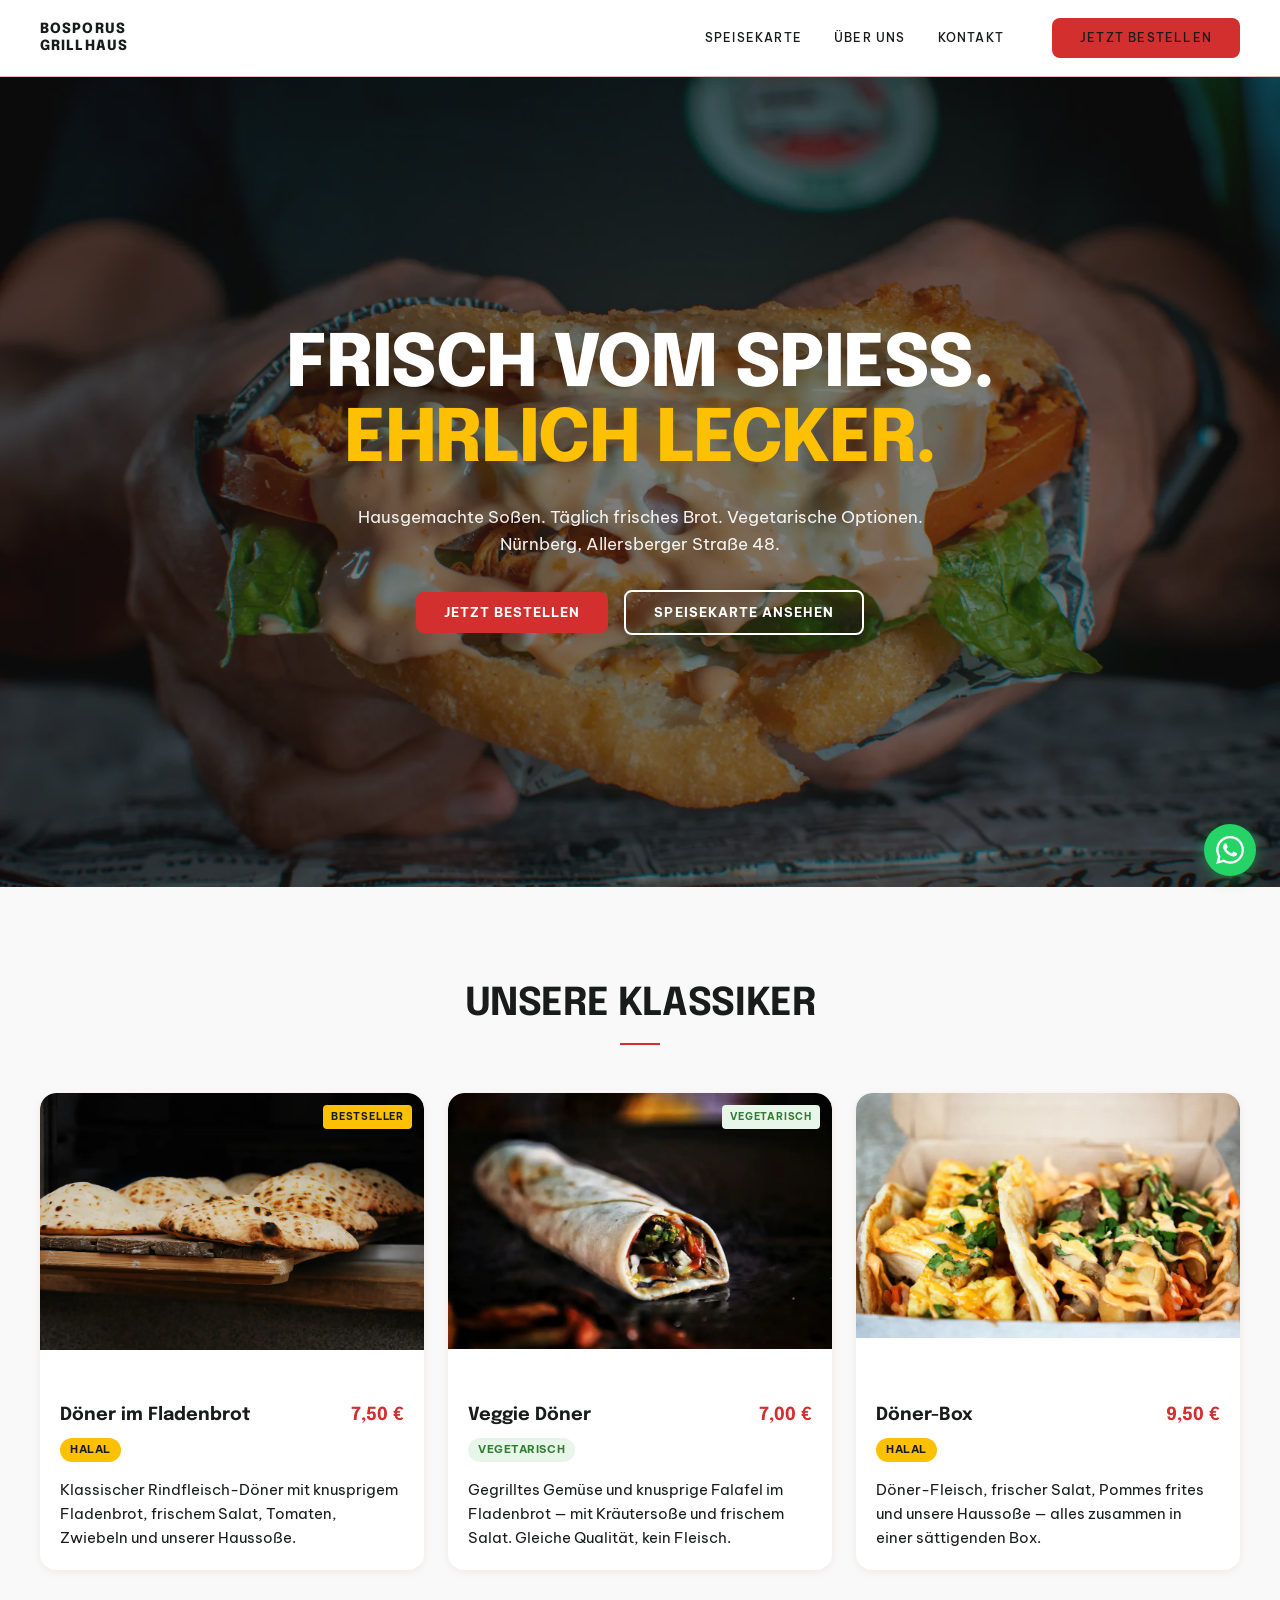
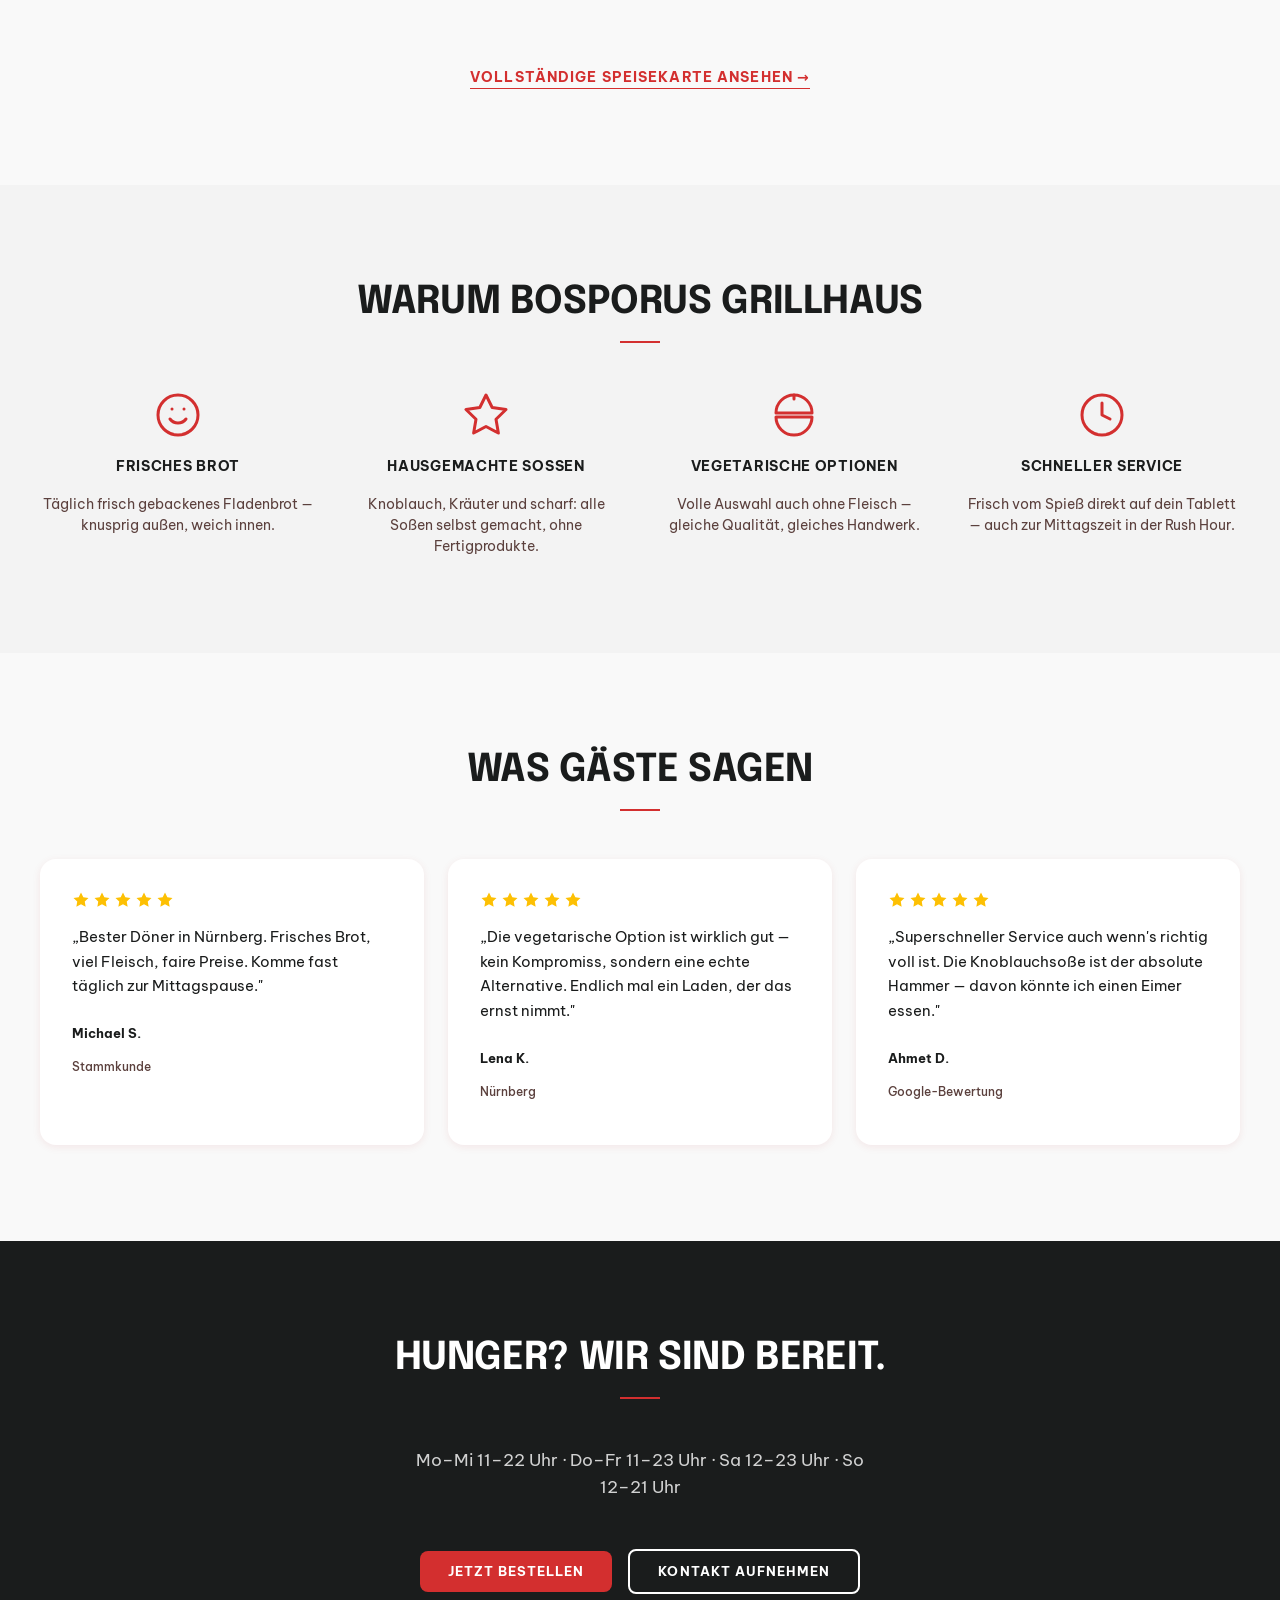
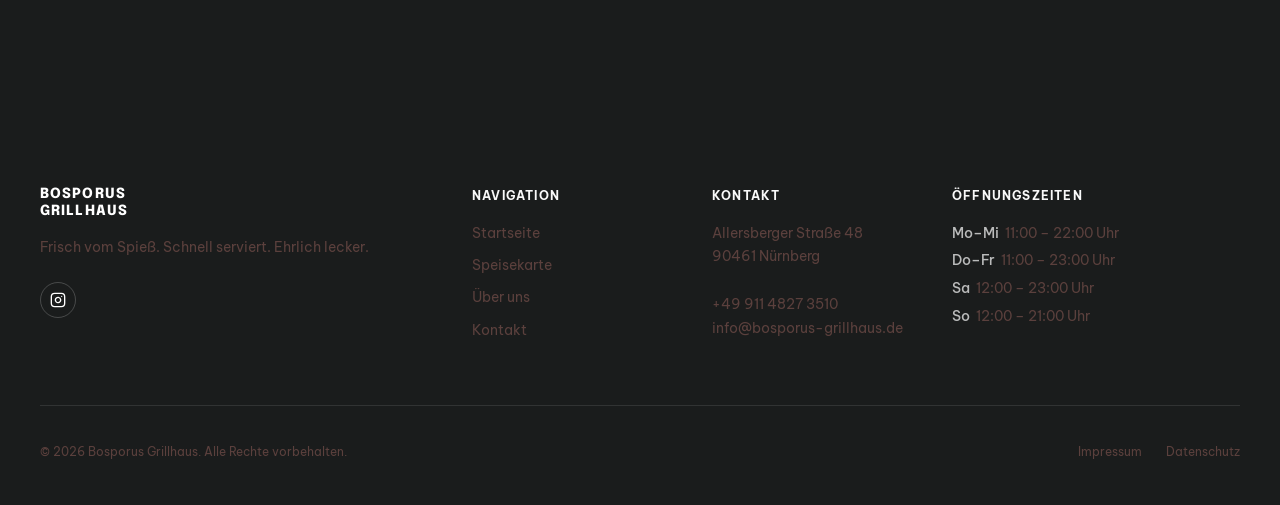
<file: index.html>
<!DOCTYPE html>
<html lang="de">
<head>
  <meta charset="UTF-8">
  <meta name="viewport" content="width=device-width, initial-scale=1.0">
  <meta name="description" content="Bosporus Grillhaus Nürnberg — frisch vom Spieß, hausgemachte Soßen, vegetarische Optionen. Döner, Dürüm, Lahmacun & mehr. Jetzt bestellen.">
  <meta name="robots" content="index, follow">
  <title>Bosporus Grillhaus Nürnberg — Frisch vom Spieß</title>

  <link rel="canonical" href="https://www.bosporus-grillhaus.de/">

  <!-- Favicon -->
  <link rel="icon" type="image/svg+xml" href="/favicon.svg">
  <link rel="icon" type="image/png" sizes="32x32" href="/favicon-32x32.png">
  <link rel="apple-touch-icon" sizes="180x180" href="/apple-touch-icon.png">
  <link rel="manifest" href="/site.webmanifest">

  <!-- Open Graph -->
  <meta property="og:title" content="Bosporus Grillhaus Nürnberg — Frisch vom Spieß">
  <meta property="og:description" content="Moderner Dönerladen in Nürnberg mit frisch gebackenem Brot, hausgemachten Soßen und vegetarischen Optionen.">
  <meta property="og:type" content="website">
  <meta property="og:url" content="https://www.bosporus-grillhaus.de/">
  <meta property="og:image" content="https://www.bosporus-grillhaus.de/assets/images/og-image.jpg">
  <meta property="og:locale" content="de_DE">
  <meta property="og:site_name" content="Bosporus Grillhaus">

  <!-- Font Preload -->
  <link rel="preload" href="/assets/fonts/epilogue-extrabold.woff2" as="font" type="font/woff2" crossorigin>
  <link rel="preload" href="/assets/fonts/be-vietnam-pro-regular.woff2" as="font" type="font/woff2" crossorigin>

  <link rel="stylesheet" href="/style.css">
  <script src="/client.config.js"></script>
  <script src="/client-init.js"></script>

  <!-- JSON-LD LocalBusiness -->
  <script type="application/ld+json">
  {
    "@context": "https://schema.org",
    "@type": "Restaurant",
    "name": "Bosporus Grillhaus",
    "image": "https://www.bosporus-grillhaus.de/assets/images/og-image.jpg",
    "url": "https://www.bosporus-grillhaus.de",
    "telephone": "+4991148273510",
    "email": "info@bosporus-grillhaus.de",
    "priceRange": "€",
    "servesCuisine": ["Türkisch", "Döner", "Streetfood"],
    "menu": "https://www.bosporus-grillhaus.de/speisekarte.html",
    "address": {
      "@type": "PostalAddress",
      "streetAddress": "Allersberger Straße 48",
      "postalCode": "90461",
      "addressLocality": "Nürnberg",
      "addressCountry": "DE"
    },
    "openingHoursSpecification": [
      {
        "@type": "OpeningHoursSpecification",
        "dayOfWeek": ["Monday", "Tuesday", "Wednesday"],
        "opens": "11:00",
        "closes": "22:00"
      },
      {
        "@type": "OpeningHoursSpecification",
        "dayOfWeek": ["Thursday", "Friday"],
        "opens": "11:00",
        "closes": "23:00"
      },
      {
        "@type": "OpeningHoursSpecification",
        "dayOfWeek": "Saturday",
        "opens": "12:00",
        "closes": "23:00"
      },
      {
        "@type": "OpeningHoursSpecification",
        "dayOfWeek": "Sunday",
        "opens": "12:00",
        "closes": "21:00"
      }
    ],
    "sameAs": [
      "https://www.instagram.com/bosporus.grillhaus"
    ]
  }
  </script>
</head>
<body>

<a href="#main-content" class="skip-link">Zum Inhalt springen</a>

<!-- Navigation -->
<header class="site-nav" role="banner">
  <div class="nav-inner">
    <a href="/" class="nav-logo" aria-label="Bosporus Grillhaus — Startseite" data-client="name-logo">
      <span>BOSPORUS</span>
      <span>GRILLHAUS</span>
    </a>

    <nav class="nav-links" aria-label="Hauptnavigation">
      <a href="/speisekarte.html">Speisekarte</a>
      <a href="/ueber-uns.html">Über uns</a>
      <a href="/kontakt.html">Kontakt</a>
      <a href="https://wa.me/4915738126495"
         class="btn btn-primary nav-cta"
         target="_blank"
         rel="noopener noreferrer"
         aria-label="Jetzt per WhatsApp bestellen"
         data-client="whatsapp-href">Jetzt bestellen</a>
    </nav>

    <button class="nav-hamburger"
            data-hamburger
            aria-expanded="false"
            aria-controls="mobile-menu"
            aria-label="Menü öffnen">
      <span></span>
      <span></span>
      <span></span>
    </button>
  </div>

  <nav id="mobile-menu"
       class="nav-mobile"
       data-mobile-menu
       aria-label="Mobile Navigation">
    <a href="/speisekarte.html">Speisekarte</a>
    <a href="/ueber-uns.html">Über uns</a>
    <a href="/kontakt.html">Kontakt</a>
    <a href="https://wa.me/4915738126495"
       class="btn btn-primary"
       target="_blank"
       rel="noopener noreferrer"
       aria-label="Jetzt per WhatsApp bestellen"
       data-client="whatsapp-href">Jetzt bestellen</a>
  </nav>
</header>

<main id="main-content">

  <!-- Hero -->
  <section class="hero" aria-label="Hero">
    <picture>
      <source media="(min-width: 1024px)" srcset="/assets/images/hero-desktop.webp">
      <source media="(min-width: 640px)" srcset="/assets/images/hero-tablet.webp">
      <img class="hero-image"
           src="/assets/images/hero-mobile.webp"
           alt="Dönerspieß mit Grillfeuer, dramatisches Licht"
           width="1920" height="1080"
           fetchpriority="high">
    </picture>
    <div class="hero-overlay" aria-hidden="true"></div>
    <div class="hero-content">
      <h1 class="hero-headline" data-client="slogan-hero">
        <span class="line-1">Frisch vom Spieß.</span>
        <span class="line-2">Ehrlich lecker.</span>
      </h1>
      <p class="hero-sub">Hausgemachte Soßen. Täglich frisches Brot. Vegetarische Optionen.<br>Nürnberg, Allersberger Straße 48.</p>
      <div class="hero-actions">
        <a href="https://wa.me/4915738126495"
           class="btn btn-primary"
           target="_blank"
           rel="noopener noreferrer"
           aria-label="Jetzt per WhatsApp bestellen"
           data-client="whatsapp-href">Jetzt bestellen</a>
        <a href="/speisekarte.html" class="btn btn-ghost">Speisekarte ansehen</a>
      </div>
    </div>
  </section>

  <!-- Unsere Klassiker -->
  <section class="section" aria-labelledby="klassiker-heading">
    <div class="container">
      <h2 class="section-heading reveal" id="klassiker-heading">Unsere Klassiker</h2>
      <span class="section-divider reveal" data-reveal-delay="60" aria-hidden="true"></span>

      <div class="card-grid">

        <!-- Karte 1 -->
        <article class="product-card reveal" data-reveal-delay="0">
          <div class="product-card-image">
            <picture>
              <source media="(min-width: 640px)" srcset="/assets/images/menu/food1-tablet.webp">
              <img src="/assets/images/menu/food1-mobile.webp"
                   alt="Döner im Fladenbrot mit frischem Salat und Soße"
                   width="600" height="450"
                   loading="lazy">
            </picture>
            <span class="product-card-badge">Bestseller</span>
          </div>
          <div class="product-card-body">
            <div class="product-card-header">
              <h3 class="product-card-name">Döner im Fladenbrot</h3>
              <span class="product-card-price">7,50 €</span>
            </div>
            <div class="product-card-chips">
              <span class="chip">Halal</span>
            </div>
            <p class="product-card-desc">Klassischer Rindfleisch-Döner mit knusprigem Fladenbrot, frischem Salat, Tomaten, Zwiebeln und unserer Haussoße.</p>
          </div>
        </article>

        <!-- Karte 2 -->
        <article class="product-card reveal" data-reveal-delay="60">
          <div class="product-card-image">
            <picture>
              <source media="(min-width: 640px)" srcset="/assets/images/menu/food2-tablet.webp">
              <img src="/assets/images/menu/food2-mobile.webp"
                   alt="Veggie Döner mit gegrilltem Gemüse und Falafel"
                   width="600" height="450"
                   loading="lazy">
            </picture>
            <span class="product-card-badge" style="background:#e8f5e9; color:#2e7d32;">Vegetarisch</span>
          </div>
          <div class="product-card-body">
            <div class="product-card-header">
              <h3 class="product-card-name">Veggie Döner</h3>
              <span class="product-card-price">7,00 €</span>
            </div>
            <div class="product-card-chips">
              <span class="chip chip-vegan">Vegetarisch</span>
            </div>
            <p class="product-card-desc">Gegrilltes Gemüse und knusprige Falafel im Fladenbrot — mit Kräutersoße und frischem Salat. Gleiche Qualität, kein Fleisch.</p>
          </div>
        </article>

        <!-- Karte 3 -->
        <article class="product-card reveal" data-reveal-delay="120">
          <div class="product-card-image">
            <picture>
              <source media="(min-width: 640px)" srcset="/assets/images/menu/food3-tablet.webp">
              <img src="/assets/images/menu/food3-mobile.webp"
                   alt="Döner-Box mit Fleisch, Salat und Pommes"
                   width="600" height="450"
                   loading="lazy">
            </picture>
          </div>
          <div class="product-card-body">
            <div class="product-card-header">
              <h3 class="product-card-name">Döner-Box</h3>
              <span class="product-card-price">9,50 €</span>
            </div>
            <div class="product-card-chips">
              <span class="chip">Halal</span>
            </div>
            <p class="product-card-desc">Döner-Fleisch, frischer Salat, Pommes frites und unsere Haussoße — alles zusammen in einer sättigenden Box.</p>
          </div>
        </article>

      </div>

      <div class="section-link-wrap">
        <a href="/speisekarte.html" class="section-link reveal" data-reveal-delay="200">Vollständige Speisekarte ansehen →</a>
      </div>
    </div>
  </section>

  <!-- USP-Strip -->
  <section class="section section-alt" aria-labelledby="usp-heading">
    <div class="container">
      <h2 class="section-heading reveal" id="usp-heading">Warum Bosporus Grillhaus</h2>
      <span class="section-divider reveal" data-reveal-delay="60" aria-hidden="true"></span>

      <div class="usp-grid">

        <div class="usp-item reveal" data-reveal-delay="0">
          <svg class="usp-icon" xmlns="http://www.w3.org/2000/svg" viewBox="0 0 24 24" fill="none" stroke="currentColor" stroke-width="1.5" stroke-linecap="round" stroke-linejoin="round" aria-hidden="true">
            <path d="M12 2C6.48 2 2 6.48 2 12s4.48 10 10 10 10-4.48 10-10S17.52 2 12 2z"/>
            <path d="M8 14s1.5 2 4 2 4-2 4-2"/>
            <path d="M9 9h.01M15 9h.01"/>
          </svg>
          <p class="usp-label">Frisches Brot</p>
          <p class="usp-desc">Täglich frisch gebackenes Fladenbrot — knusprig außen, weich innen.</p>
        </div>

        <div class="usp-item reveal" data-reveal-delay="60">
          <svg class="usp-icon" xmlns="http://www.w3.org/2000/svg" viewBox="0 0 24 24" fill="none" stroke="currentColor" stroke-width="1.5" stroke-linecap="round" stroke-linejoin="round" aria-hidden="true">
            <path d="M12 2l3.09 6.26L22 9.27l-5 4.87 1.18 6.88L12 17.77l-6.18 3.25L7 14.14 2 9.27l6.91-1.01L12 2z"/>
          </svg>
          <p class="usp-label">Hausgemachte Soßen</p>
          <p class="usp-desc">Knoblauch, Kräuter und scharf: alle Soßen selbst gemacht, ohne Fertigprodukte.</p>
        </div>

        <div class="usp-item reveal" data-reveal-delay="120">
          <svg class="usp-icon" xmlns="http://www.w3.org/2000/svg" viewBox="0 0 24 24" fill="none" stroke="currentColor" stroke-width="1.5" stroke-linecap="round" stroke-linejoin="round" aria-hidden="true">
            <path d="M12 22c4.97 0 9-4.03 9-9H3c0 4.97 4.03 9 9 9z"/>
            <path d="M12 2a9 9 0 00-9 9h18a9 9 0 00-9-9z"/>
            <line x1="12" y1="2" x2="12" y2="4"/>
          </svg>
          <p class="usp-label">Vegetarische Optionen</p>
          <p class="usp-desc">Volle Auswahl auch ohne Fleisch — gleiche Qualität, gleiches Handwerk.</p>
        </div>

        <div class="usp-item reveal" data-reveal-delay="180">
          <svg class="usp-icon" xmlns="http://www.w3.org/2000/svg" viewBox="0 0 24 24" fill="none" stroke="currentColor" stroke-width="1.5" stroke-linecap="round" stroke-linejoin="round" aria-hidden="true">
            <circle cx="12" cy="12" r="10"/>
            <polyline points="12 6 12 12 16 14"/>
          </svg>
          <p class="usp-label">Schneller Service</p>
          <p class="usp-desc">Frisch vom Spieß direkt auf dein Tablett — auch zur Mittagszeit in der Rush Hour.</p>
        </div>

      </div>
    </div>
  </section>

  <!-- Testimonials -->
  <section class="section" aria-labelledby="reviews-heading">
    <div class="container">
      <h2 class="section-heading reveal" id="reviews-heading">Was Gäste sagen</h2>
      <span class="section-divider reveal" data-reveal-delay="60" aria-hidden="true"></span>

      <div class="testimonials-grid">

        <article class="testimonial-card reveal" data-reveal-delay="0">
          <div class="testimonial-stars" aria-label="5 von 5 Sternen">
            <svg viewBox="0 0 24 24" fill="currentColor" aria-hidden="true"><path d="M12 2l3.09 6.26L22 9.27l-5 4.87 1.18 6.88L12 17.77l-6.18 3.25L7 14.14 2 9.27l6.91-1.01L12 2z"/></svg>
            <svg viewBox="0 0 24 24" fill="currentColor" aria-hidden="true"><path d="M12 2l3.09 6.26L22 9.27l-5 4.87 1.18 6.88L12 17.77l-6.18 3.25L7 14.14 2 9.27l6.91-1.01L12 2z"/></svg>
            <svg viewBox="0 0 24 24" fill="currentColor" aria-hidden="true"><path d="M12 2l3.09 6.26L22 9.27l-5 4.87 1.18 6.88L12 17.77l-6.18 3.25L7 14.14 2 9.27l6.91-1.01L12 2z"/></svg>
            <svg viewBox="0 0 24 24" fill="currentColor" aria-hidden="true"><path d="M12 2l3.09 6.26L22 9.27l-5 4.87 1.18 6.88L12 17.77l-6.18 3.25L7 14.14 2 9.27l6.91-1.01L12 2z"/></svg>
            <svg viewBox="0 0 24 24" fill="currentColor" aria-hidden="true"><path d="M12 2l3.09 6.26L22 9.27l-5 4.87 1.18 6.88L12 17.77l-6.18 3.25L7 14.14 2 9.27l6.91-1.01L12 2z"/></svg>
          </div>
          <p class="testimonial-quote">„Bester Döner in Nürnberg. Frisches Brot, viel Fleisch, faire Preise. Komme fast täglich zur Mittagspause."</p>
          <div>
            <p class="testimonial-author">Michael S.</p>
            <p class="testimonial-role">Stammkunde</p>
          </div>
        </article>

        <article class="testimonial-card reveal" data-reveal-delay="60">
          <div class="testimonial-stars" aria-label="5 von 5 Sternen">
            <svg viewBox="0 0 24 24" fill="currentColor" aria-hidden="true"><path d="M12 2l3.09 6.26L22 9.27l-5 4.87 1.18 6.88L12 17.77l-6.18 3.25L7 14.14 2 9.27l6.91-1.01L12 2z"/></svg>
            <svg viewBox="0 0 24 24" fill="currentColor" aria-hidden="true"><path d="M12 2l3.09 6.26L22 9.27l-5 4.87 1.18 6.88L12 17.77l-6.18 3.25L7 14.14 2 9.27l6.91-1.01L12 2z"/></svg>
            <svg viewBox="0 0 24 24" fill="currentColor" aria-hidden="true"><path d="M12 2l3.09 6.26L22 9.27l-5 4.87 1.18 6.88L12 17.77l-6.18 3.25L7 14.14 2 9.27l6.91-1.01L12 2z"/></svg>
            <svg viewBox="0 0 24 24" fill="currentColor" aria-hidden="true"><path d="M12 2l3.09 6.26L22 9.27l-5 4.87 1.18 6.88L12 17.77l-6.18 3.25L7 14.14 2 9.27l6.91-1.01L12 2z"/></svg>
            <svg viewBox="0 0 24 24" fill="currentColor" aria-hidden="true"><path d="M12 2l3.09 6.26L22 9.27l-5 4.87 1.18 6.88L12 17.77l-6.18 3.25L7 14.14 2 9.27l6.91-1.01L12 2z"/></svg>
          </div>
          <p class="testimonial-quote">„Die vegetarische Option ist wirklich gut — kein Kompromiss, sondern eine echte Alternative. Endlich mal ein Laden, der das ernst nimmt."</p>
          <div>
            <p class="testimonial-author">Lena K.</p>
            <p class="testimonial-role">Nürnberg</p>
          </div>
        </article>

        <article class="testimonial-card reveal" data-reveal-delay="120">
          <div class="testimonial-stars" aria-label="5 von 5 Sternen">
            <svg viewBox="0 0 24 24" fill="currentColor" aria-hidden="true"><path d="M12 2l3.09 6.26L22 9.27l-5 4.87 1.18 6.88L12 17.77l-6.18 3.25L7 14.14 2 9.27l6.91-1.01L12 2z"/></svg>
            <svg viewBox="0 0 24 24" fill="currentColor" aria-hidden="true"><path d="M12 2l3.09 6.26L22 9.27l-5 4.87 1.18 6.88L12 17.77l-6.18 3.25L7 14.14 2 9.27l6.91-1.01L12 2z"/></svg>
            <svg viewBox="0 0 24 24" fill="currentColor" aria-hidden="true"><path d="M12 2l3.09 6.26L22 9.27l-5 4.87 1.18 6.88L12 17.77l-6.18 3.25L7 14.14 2 9.27l6.91-1.01L12 2z"/></svg>
            <svg viewBox="0 0 24 24" fill="currentColor" aria-hidden="true"><path d="M12 2l3.09 6.26L22 9.27l-5 4.87 1.18 6.88L12 17.77l-6.18 3.25L7 14.14 2 9.27l6.91-1.01L12 2z"/></svg>
            <svg viewBox="0 0 24 24" fill="currentColor" aria-hidden="true"><path d="M12 2l3.09 6.26L22 9.27l-5 4.87 1.18 6.88L12 17.77l-6.18 3.25L7 14.14 2 9.27l6.91-1.01L12 2z"/></svg>
          </div>
          <p class="testimonial-quote">„Superschneller Service auch wenn's richtig voll ist. Die Knoblauchsoße ist der absolute Hammer — davon könnte ich einen Eimer essen."</p>
          <div>
            <p class="testimonial-author">Ahmet D.</p>
            <p class="testimonial-role">Google-Bewertung</p>
          </div>
        </article>

      </div>
    </div>
  </section>

  <!-- CTA-Banner -->
  <section class="section section-dark" aria-labelledby="cta-heading">
    <div class="container" style="text-align:center;">
      <h2 class="section-heading reveal" id="cta-heading" style="color:#fff;">Hunger? Wir sind bereit.</h2>
      <span class="section-divider reveal" aria-hidden="true"></span>
      <p class="reveal" style="font-family:var(--font-body);font-size:1.0625rem;color:rgba(255,255,255,0.8);max-width:480px;margin:0 auto var(--space-5);line-height:1.6;" data-client="hours-inline">
        Mo–Mi 11–22 Uhr · Do–Fr 11–23 Uhr · Sa 12–23 Uhr · So 12–21 Uhr
      </p>
      <div class="hero-actions reveal" data-reveal-delay="100">
        <a href="https://wa.me/4915738126495"
           class="btn btn-primary"
           target="_blank"
           rel="noopener noreferrer"
           aria-label="Jetzt per WhatsApp bestellen"
           data-client="whatsapp-href">Jetzt bestellen</a>
        <a href="/kontakt.html" class="btn btn-ghost">Kontakt aufnehmen</a>
      </div>
    </div>
  </section>

</main>

<!-- Footer -->
<footer class="site-footer" role="contentinfo">
  <div class="container">
    <div class="footer-grid">

      <!-- Spalte 1: Logo + Slogan + Socials -->
      <div>
        <a href="/" class="footer-logo" aria-label="Bosporus Grillhaus — Startseite" data-client="name-logo">
          <span>BOSPORUS</span>
          <span>GRILLHAUS</span>
        </a>
        <p class="footer-slogan" data-client="slogan-footer">Frisch vom Spieß. Schnell serviert. Ehrlich lecker.</p>
        <div class="footer-socials">
          <a href="https://www.instagram.com/bosporus.grillhaus"
             class="footer-social-link"
             target="_blank"
             rel="noopener noreferrer"
             aria-label="Bosporus Grillhaus auf Instagram"
             data-client="instagram-href">
            <svg viewBox="0 0 24 24" fill="none" stroke="currentColor" stroke-width="2" stroke-linecap="round" stroke-linejoin="round" aria-hidden="true">
              <rect x="2" y="2" width="20" height="20" rx="5" ry="5"/>
              <path d="M16 11.37A4 4 0 1112.63 8 4 4 0 0116 11.37z"/>
              <line x1="17.5" y1="6.5" x2="17.51" y2="6.5"/>
            </svg>
          </a>
        </div>
      </div>

      <!-- Spalte 2: Navigation -->
      <div>
        <span class="footer-col-label">Navigation</span>
        <nav class="footer-nav" aria-label="Footer-Navigation">
          <a href="/">Startseite</a>
          <a href="/speisekarte.html">Speisekarte</a>
          <a href="/ueber-uns.html">Über uns</a>
          <a href="/kontakt.html">Kontakt</a>
        </nav>
      </div>

      <!-- Spalte 3: Kontakt -->
      <div>
        <span class="footer-col-label">Kontakt</span>
        <address class="footer-address" style="font-style:normal;" data-client="address-full">
          Allersberger Straße 48<br>
          90461 Nürnberg<br><br>
          <a href="tel:+4991148273510">+49 911 4827 3510</a><br>
          <a href="mailto:info@bosporus-grillhaus.de">info@bosporus-grillhaus.de</a>
        </address>
      </div>

      <!-- Spalte 4: Öffnungszeiten -->
      <div>
        <span class="footer-col-label">Öffnungszeiten</span>
        <div class="footer-hours">
          <dl data-client="hours-dl">
            <dt>Mo–Mi</dt><dd>11:00 – 22:00 Uhr</dd>
            <dt>Do–Fr</dt><dd>11:00 – 23:00 Uhr</dd>
            <dt>Sa</dt><dd>12:00 – 23:00 Uhr</dd>
            <dt>So</dt><dd>12:00 – 21:00 Uhr</dd>
          </dl>
        </div>
      </div>

    </div>

    <!-- Footer Bottom -->
    <div class="footer-bottom">
      <p class="footer-copyright" data-client="copyright">© 2026 Bosporus Grillhaus. Alle Rechte vorbehalten.</p>
      <nav class="footer-legal-links" aria-label="Rechtliches">
        <a href="/impressum.html">Impressum</a>
        <a href="/datenschutz.html">Datenschutz</a>
      </nav>
    </div>
  </div>
</footer>

<!-- Floating WhatsApp -->
<a href="https://wa.me/4915738126495"
   class="floating-wa"
   target="_blank"
   rel="noopener noreferrer"
   aria-label="Auf WhatsApp schreiben"
   data-client="whatsapp-href">
  <svg viewBox="0 0 24 24" fill="currentColor" aria-hidden="true">
    <path d="M17.472 14.382c-.297-.149-1.758-.867-2.03-.967-.273-.099-.471-.148-.67.15-.197.297-.767.966-.94 1.164-.173.199-.347.223-.644.075-.297-.15-1.255-.463-2.39-1.475-.883-.788-1.48-1.761-1.653-2.059-.173-.297-.018-.458.13-.606.134-.133.298-.347.446-.52.149-.174.198-.298.298-.497.099-.198.05-.371-.025-.52-.075-.149-.669-1.612-.916-2.207-.242-.579-.487-.5-.669-.51-.173-.008-.371-.01-.57-.01-.198 0-.52.074-.792.372-.272.297-1.04 1.016-1.04 2.479 0 1.462 1.065 2.875 1.213 3.074.149.198 2.096 3.2 5.077 4.487.709.306 1.262.489 1.694.625.712.227 1.36.195 1.871.118.571-.085 1.758-.719 2.006-1.413.248-.694.248-1.289.173-1.413-.074-.124-.272-.198-.57-.347m-5.421 7.403h-.004a9.87 9.87 0 01-5.031-1.378l-.361-.214-3.741.982.998-3.648-.235-.374a9.86 9.86 0 01-1.51-5.26c.001-5.45 4.436-9.884 9.888-9.884 2.64 0 5.122 1.03 6.988 2.898a9.825 9.825 0 012.893 6.994c-.003 5.45-4.437 9.884-9.885 9.884m8.413-18.297A11.815 11.815 0 0012.05 0C5.495 0 .16 5.335.157 11.892c0 2.096.547 4.142 1.588 5.945L.057 24l6.305-1.654a11.882 11.882 0 005.683 1.448h.005c6.554 0 11.89-5.335 11.893-11.893a11.821 11.821 0 00-3.48-8.413z"/>
  </svg>
</a>

<script src="/script.js" defer></script>
</body>
</html>
</file>
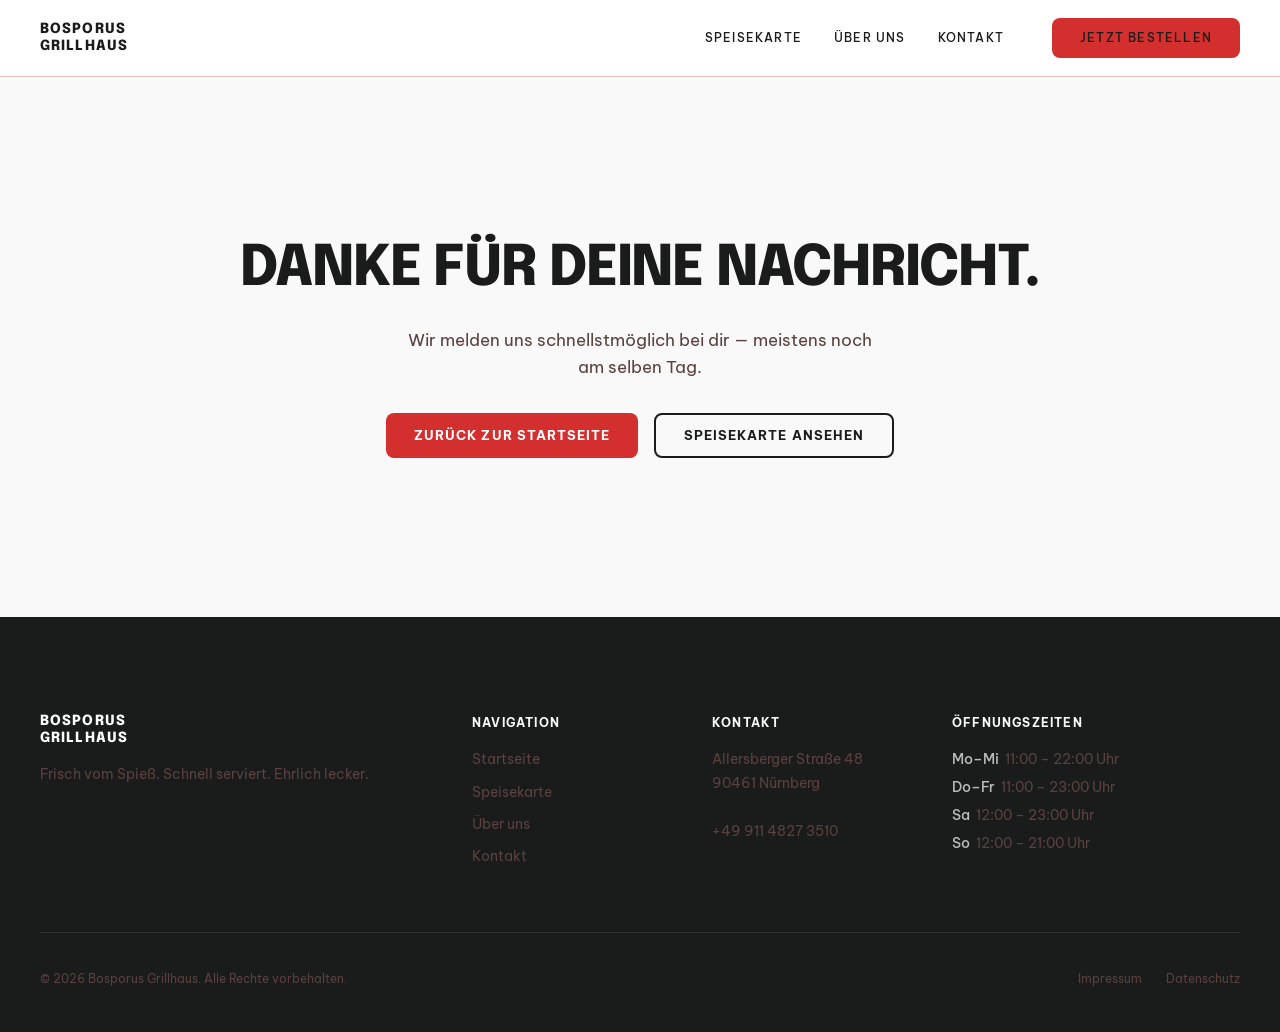
<file: danke.html>
<!DOCTYPE html>
<html lang="de">
<head>
  <meta charset="UTF-8">
  <meta name="viewport" content="width=device-width, initial-scale=1.0">
  <meta name="description" content="Vielen Dank für deine Nachricht an das Bosporus Grillhaus. Wir melden uns schnellstmöglich.">
  <meta name="robots" content="noindex, nofollow">
  <title>Danke | Bosporus Grillhaus</title>

  <link rel="canonical" href="https://www.bosporus-grillhaus.de/danke.html">

  <link rel="icon" type="image/svg+xml" href="/favicon.svg">
  <link rel="icon" type="image/png" sizes="32x32" href="/favicon-32x32.png">
  <link rel="apple-touch-icon" sizes="180x180" href="/apple-touch-icon.png">
  <link rel="manifest" href="/site.webmanifest">

  <link rel="preload" href="/assets/fonts/epilogue-extrabold.woff2" as="font" type="font/woff2" crossorigin>
  <link rel="preload" href="/assets/fonts/be-vietnam-pro-regular.woff2" as="font" type="font/woff2" crossorigin>

  <link rel="stylesheet" href="/style.css">
  <script src="/client.config.js"></script>
  <script src="/client-init.js"></script>
</head>
<body>

<a href="#main-content" class="skip-link">Zum Inhalt springen</a>

<!-- Navigation -->
<header class="site-nav" role="banner">
  <div class="nav-inner">
    <a href="/" class="nav-logo" aria-label="Bosporus Grillhaus — Startseite" data-client="name-logo">
      <span>BOSPORUS</span>
      <span>GRILLHAUS</span>
    </a>

    <nav class="nav-links" aria-label="Hauptnavigation">
      <a href="/speisekarte.html">Speisekarte</a>
      <a href="/ueber-uns.html">Über uns</a>
      <a href="/kontakt.html">Kontakt</a>
      <a href="https://wa.me/4915738126495"
         class="btn btn-primary nav-cta"
         target="_blank"
         rel="noopener noreferrer"
         aria-label="Jetzt per WhatsApp bestellen"
         data-client="whatsapp-href">Jetzt bestellen</a>
    </nav>

    <button class="nav-hamburger"
            data-hamburger
            aria-expanded="false"
            aria-controls="mobile-menu"
            aria-label="Menü öffnen">
      <span></span>
      <span></span>
      <span></span>
    </button>
  </div>

  <nav id="mobile-menu"
       class="nav-mobile"
       data-mobile-menu
       aria-label="Mobile Navigation">
    <a href="/speisekarte.html">Speisekarte</a>
    <a href="/ueber-uns.html">Über uns</a>
    <a href="/kontakt.html">Kontakt</a>
    <a href="https://wa.me/4915738126495"
       class="btn btn-primary"
       target="_blank"
       rel="noopener noreferrer"
       aria-label="Jetzt per WhatsApp bestellen"
       data-client="whatsapp-href">Jetzt bestellen</a>
  </nav>
</header>

<main id="main-content">
  <section class="danke-section">
    <div class="container">
      <h1>Danke für deine Nachricht.</h1>
      <p>Wir melden uns schnellstmöglich bei dir — meistens noch am selben Tag.</p>
      <div style="display:flex;flex-wrap:wrap;gap:var(--space-2);justify-content:center;">
        <a href="/" class="btn btn-primary">Zurück zur Startseite</a>
        <a href="/speisekarte.html" class="btn btn-ghost-dark">Speisekarte ansehen</a>
      </div>
    </div>
  </section>
</main>

<!-- Footer -->
<footer class="site-footer" role="contentinfo">
  <div class="container">
    <div class="footer-grid">
      <div>
        <a href="/" class="footer-logo" aria-label="Bosporus Grillhaus — Startseite" data-client="name-logo">
          <span>BOSPORUS</span>
          <span>GRILLHAUS</span>
        </a>
        <p class="footer-slogan" data-client="slogan-footer">Frisch vom Spieß. Schnell serviert. Ehrlich lecker.</p>
      </div>
      <div>
        <span class="footer-col-label">Navigation</span>
        <nav class="footer-nav" aria-label="Footer-Navigation">
          <a href="/">Startseite</a>
          <a href="/speisekarte.html">Speisekarte</a>
          <a href="/ueber-uns.html">Über uns</a>
          <a href="/kontakt.html">Kontakt</a>
        </nav>
      </div>
      <div>
        <span class="footer-col-label">Kontakt</span>
        <address class="footer-address" style="font-style:normal;" data-client="address-phone-only">
          Allersberger Straße 48<br>
          90461 Nürnberg<br><br>
          <a href="tel:+4991148273510">+49 911 4827 3510</a>
        </address>
      </div>
      <div>
        <span class="footer-col-label">Öffnungszeiten</span>
        <div class="footer-hours">
          <dl data-client="hours-dl">
            <dt>Mo–Mi</dt><dd>11:00 – 22:00 Uhr</dd>
            <dt>Do–Fr</dt><dd>11:00 – 23:00 Uhr</dd>
            <dt>Sa</dt><dd>12:00 – 23:00 Uhr</dd>
            <dt>So</dt><dd>12:00 – 21:00 Uhr</dd>
          </dl>
        </div>
      </div>
    </div>
    <div class="footer-bottom">
      <p class="footer-copyright" data-client="copyright">© 2026 Bosporus Grillhaus. Alle Rechte vorbehalten.</p>
      <nav class="footer-legal-links" aria-label="Rechtliches">
        <a href="/impressum.html">Impressum</a>
        <a href="/datenschutz.html">Datenschutz</a>
      </nav>
    </div>
  </div>
</footer>

<script src="/script.js" defer></script>
</body>
</html>
</file>
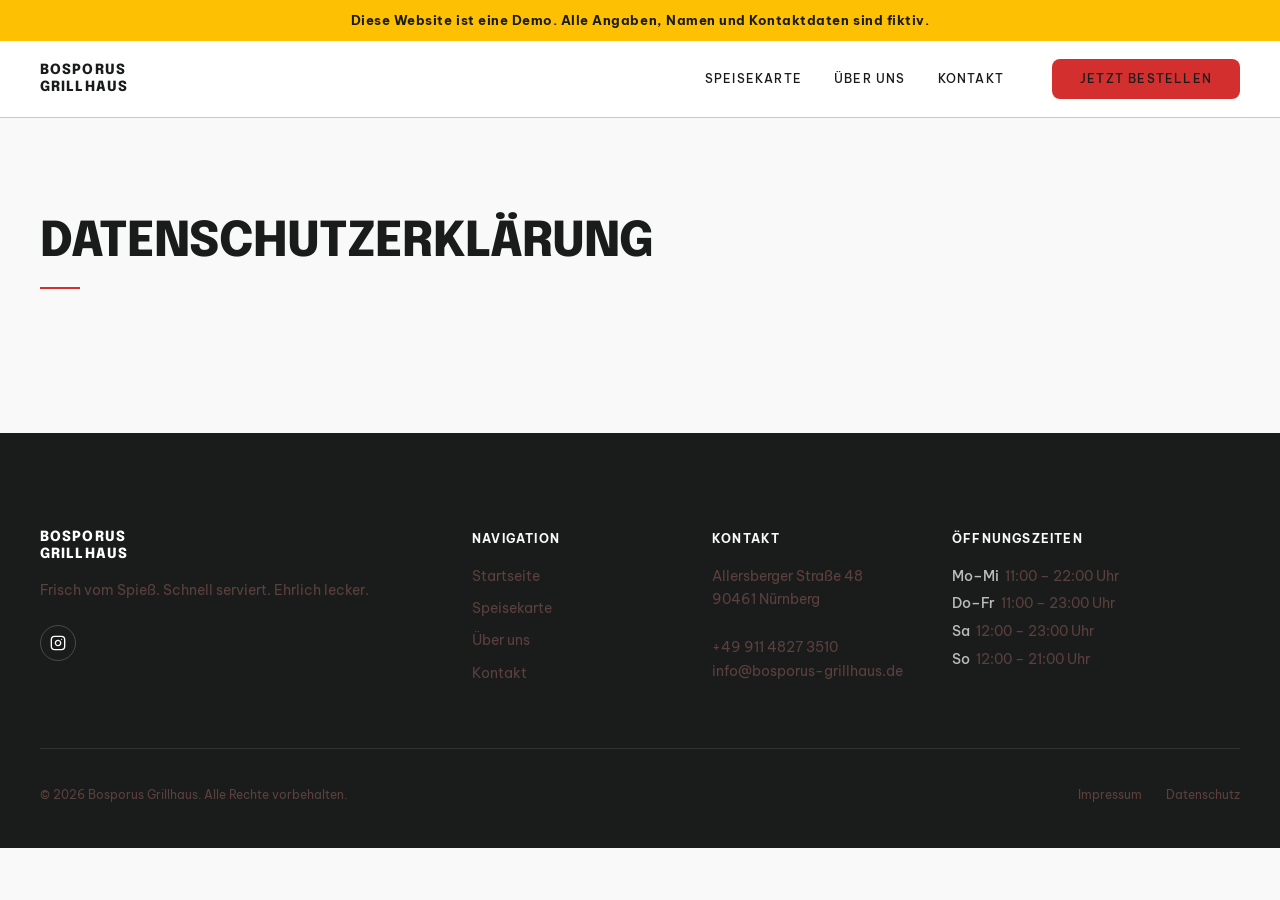
<file: datenschutz.html>
<!DOCTYPE html>
<html lang="de">
<head>
  <meta charset="UTF-8">
  <meta name="viewport" content="width=device-width, initial-scale=1.0">
  <meta name="description" content="Datenschutzerklärung von Bosporus Grillhaus: Informationen zur Verarbeitung personenbezogener Daten nach DSGVO.">
  <meta name="robots" content="noindex, nofollow">
  <title>Datenschutz | Bosporus Grillhaus</title>

  <link rel="canonical" href="https://www.bosporus-grillhaus.de/datenschutz.html">

  <link rel="icon" type="image/svg+xml" href="/favicon.svg">
  <link rel="icon" type="image/png" sizes="32x32" href="/favicon-32x32.png">
  <link rel="apple-touch-icon" sizes="180x180" href="/apple-touch-icon.png">
  <link rel="manifest" href="/site.webmanifest">

  <meta property="og:title" content="Datenschutz | Bosporus Grillhaus">
  <meta property="og:description" content="Datenschutzerklärung von Bosporus Grillhaus: Informationen zur Verarbeitung personenbezogener Daten nach DSGVO.">
  <meta property="og:type" content="website">
  <meta property="og:url" content="https://www.bosporus-grillhaus.de/datenschutz.html">
  <meta property="og:image" content="https://www.bosporus-grillhaus.de/assets/images/og-image.jpg">
  <meta property="og:locale" content="de_DE">
  <meta property="og:site_name" content="Bosporus Grillhaus">

  <link rel="preload" href="/assets/fonts/epilogue-extrabold.woff2" as="font" type="font/woff2" crossorigin>
  <link rel="preload" href="/assets/fonts/be-vietnam-pro-regular.woff2" as="font" type="font/woff2" crossorigin>

  <link rel="stylesheet" href="/style.css">
  <script src="/client.config.js"></script>
  <script src="/client-init.js"></script>
</head>
<body>

<a href="#main-content" class="skip-link">Zum Inhalt springen</a>

<div class="demo-banner" role="alert">
  Diese Website ist eine Demo. Alle Angaben, Namen und Kontaktdaten sind fiktiv.
</div>

<!-- Navigation -->
<header class="site-nav" role="banner">
  <div class="nav-inner">
    <a href="/" class="nav-logo" aria-label="Bosporus Grillhaus — Startseite" data-client="name-logo">
      <span>BOSPORUS</span>
      <span>GRILLHAUS</span>
    </a>

    <nav class="nav-links" aria-label="Hauptnavigation">
      <a href="/speisekarte.html">Speisekarte</a>
      <a href="/ueber-uns.html">Über uns</a>
      <a href="/kontakt.html">Kontakt</a>
      <a href="https://wa.me/4915738126495"
         class="btn btn-primary nav-cta"
         target="_blank"
         rel="noopener noreferrer"
         aria-label="Jetzt per WhatsApp bestellen"
         data-client="whatsapp-href">Jetzt bestellen</a>
    </nav>

    <button class="nav-hamburger"
            data-hamburger
            aria-expanded="false"
            aria-controls="mobile-menu"
            aria-label="Menü öffnen">
      <span></span>
      <span></span>
      <span></span>
    </button>
  </div>

  <nav id="mobile-menu"
       class="nav-mobile"
       data-mobile-menu
       aria-label="Mobile Navigation">
    <a href="/speisekarte.html">Speisekarte</a>
    <a href="/ueber-uns.html">Über uns</a>
    <a href="/kontakt.html">Kontakt</a>
    <a href="https://wa.me/4915738126495"
       class="btn btn-primary"
       target="_blank"
       rel="noopener noreferrer"
       aria-label="Jetzt per WhatsApp bestellen"
       data-client="whatsapp-href">Jetzt bestellen</a>
  </nav>
</header>

<main id="main-content">
  <section class="legal-page">
    <div class="container">
      <h1>Datenschutzerklärung</h1>
      <span class="legal-divider" aria-hidden="true"></span>
      <div class="legal-content">
        <!-- Inhalt folgt durch Seitenbetreiber gemäß DSGVO.
             Hinweise für den Datenschutztext:
             — Verantwortliche Stelle: Mehmet Yildiz, Allersberger Straße 48, 90461 Nürnberg
             — Kontaktformular-Daten werden über Netlify Forms verarbeitet (Auftragsverarbeiter: Netlify, Inc.)
             — Google Maps wird erst nach ausdrücklichem Nutzerklick geladen (Click-to-Load)
             — Schriften sind selbst gehostet, es entstehen keine Verbindungen zu Drittservern
             — WhatsApp-Links: beim Klick werden Daten an WhatsApp/Meta Inc. übertragen
             — Keine Tracking-Tools, keine Cookies außer technisch notwendigen
        -->
      </div>
    </div>
  </section>
</main>

<!-- Footer -->
<footer class="site-footer" role="contentinfo">
  <div class="container">
    <div class="footer-grid">
      <div>
        <a href="/" class="footer-logo" aria-label="Bosporus Grillhaus — Startseite" data-client="name-logo">
          <span>BOSPORUS</span>
          <span>GRILLHAUS</span>
        </a>
        <p class="footer-slogan" data-client="slogan-footer">Frisch vom Spieß. Schnell serviert. Ehrlich lecker.</p>
        <div class="footer-socials">
          <a href="https://www.instagram.com/bosporus.grillhaus"
             class="footer-social-link"
             target="_blank"
             rel="noopener noreferrer"
             aria-label="Bosporus Grillhaus auf Instagram"
             data-client="instagram-href">
            <svg viewBox="0 0 24 24" fill="none" stroke="currentColor" stroke-width="2" stroke-linecap="round" stroke-linejoin="round" aria-hidden="true">
              <rect x="2" y="2" width="20" height="20" rx="5" ry="5"/>
              <path d="M16 11.37A4 4 0 1112.63 8 4 4 0 0116 11.37z"/>
              <line x1="17.5" y1="6.5" x2="17.51" y2="6.5"/>
            </svg>
          </a>
        </div>
      </div>
      <div>
        <span class="footer-col-label">Navigation</span>
        <nav class="footer-nav" aria-label="Footer-Navigation">
          <a href="/">Startseite</a>
          <a href="/speisekarte.html">Speisekarte</a>
          <a href="/ueber-uns.html">Über uns</a>
          <a href="/kontakt.html">Kontakt</a>
        </nav>
      </div>
      <div>
        <span class="footer-col-label">Kontakt</span>
        <address class="footer-address" style="font-style:normal;" data-client="address-full">
          Allersberger Straße 48<br>
          90461 Nürnberg<br><br>
          <a href="tel:+4991148273510">+49 911 4827 3510</a><br>
          <a href="mailto:info@bosporus-grillhaus.de">info@bosporus-grillhaus.de</a>
        </address>
      </div>
      <div>
        <span class="footer-col-label">Öffnungszeiten</span>
        <div class="footer-hours">
          <dl data-client="hours-dl">
            <dt>Mo–Mi</dt><dd>11:00 – 22:00 Uhr</dd>
            <dt>Do–Fr</dt><dd>11:00 – 23:00 Uhr</dd>
            <dt>Sa</dt><dd>12:00 – 23:00 Uhr</dd>
            <dt>So</dt><dd>12:00 – 21:00 Uhr</dd>
          </dl>
        </div>
      </div>
    </div>
    <div class="footer-bottom">
      <p class="footer-copyright" data-client="copyright">© 2026 Bosporus Grillhaus. Alle Rechte vorbehalten.</p>
      <nav class="footer-legal-links" aria-label="Rechtliches">
        <a href="/impressum.html">Impressum</a>
        <a href="/datenschutz.html" aria-current="page">Datenschutz</a>
      </nav>
    </div>
  </div>
</footer>

<script src="/script.js" defer></script>
</body>
</html>
</file>
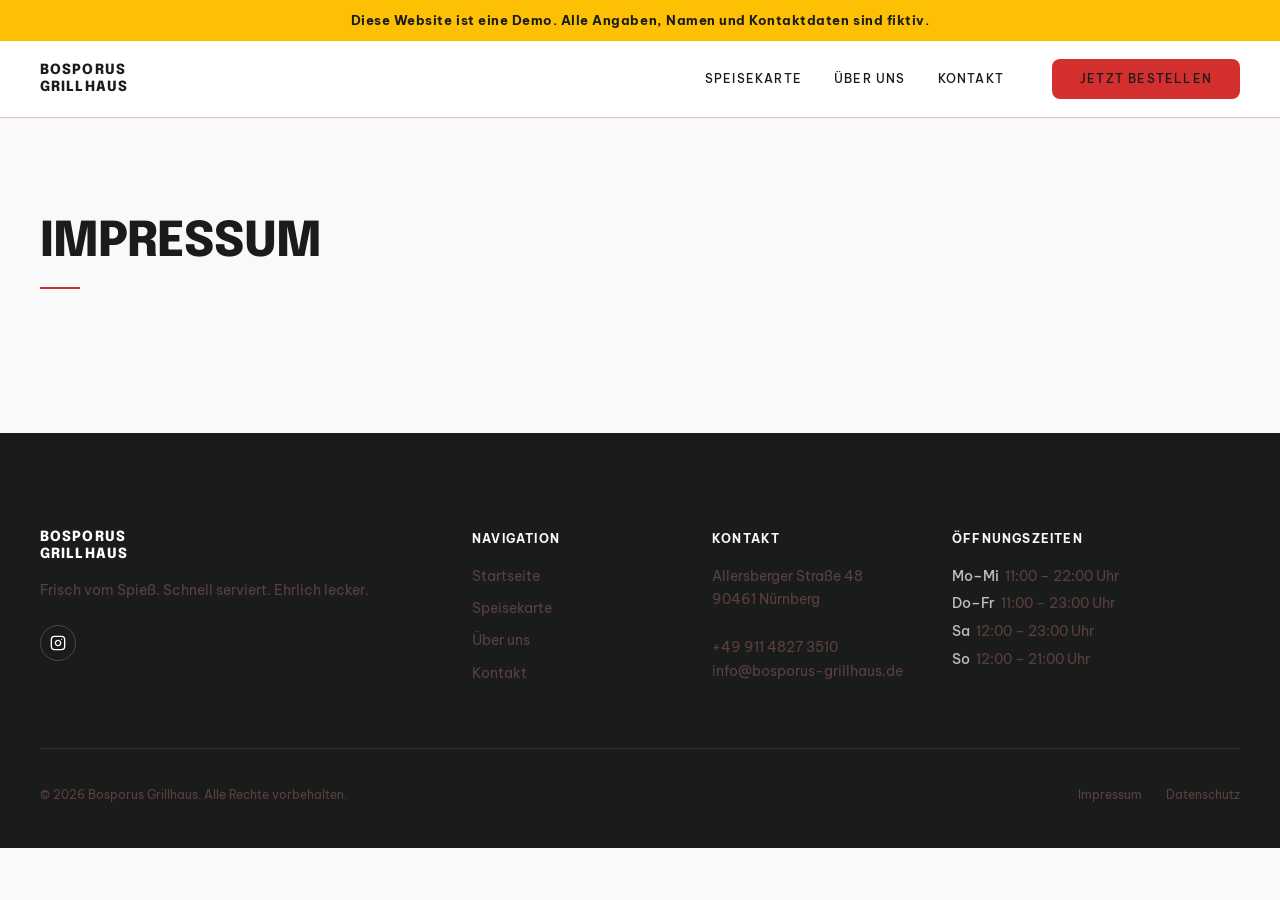
<file: impressum.html>
<!DOCTYPE html>
<html lang="de">
<head>
  <meta charset="UTF-8">
  <meta name="viewport" content="width=device-width, initial-scale=1.0">
  <meta name="description" content="Impressum von Bosporus Grillhaus mit Angaben gemäß § 5 TMG.">
  <meta name="robots" content="noindex, nofollow">
  <title>Impressum | Bosporus Grillhaus</title>

  <link rel="canonical" href="https://www.bosporus-grillhaus.de/impressum.html">

  <link rel="icon" type="image/svg+xml" href="/favicon.svg">
  <link rel="icon" type="image/png" sizes="32x32" href="/favicon-32x32.png">
  <link rel="apple-touch-icon" sizes="180x180" href="/apple-touch-icon.png">
  <link rel="manifest" href="/site.webmanifest">

  <meta property="og:title" content="Impressum | Bosporus Grillhaus">
  <meta property="og:description" content="Impressum von Bosporus Grillhaus mit Angaben gemäß § 5 TMG.">
  <meta property="og:type" content="website">
  <meta property="og:url" content="https://www.bosporus-grillhaus.de/impressum.html">
  <meta property="og:image" content="https://www.bosporus-grillhaus.de/assets/images/og-image.jpg">
  <meta property="og:locale" content="de_DE">
  <meta property="og:site_name" content="Bosporus Grillhaus">

  <link rel="preload" href="/assets/fonts/epilogue-extrabold.woff2" as="font" type="font/woff2" crossorigin>
  <link rel="preload" href="/assets/fonts/be-vietnam-pro-regular.woff2" as="font" type="font/woff2" crossorigin>

  <link rel="stylesheet" href="/style.css">
  <script src="/client.config.js"></script>
  <script src="/client-init.js"></script>
</head>
<body>

<a href="#main-content" class="skip-link">Zum Inhalt springen</a>

<div class="demo-banner" role="alert">
  Diese Website ist eine Demo. Alle Angaben, Namen und Kontaktdaten sind fiktiv.
</div>

<!-- Navigation -->
<header class="site-nav" role="banner">
  <div class="nav-inner">
    <a href="/" class="nav-logo" aria-label="Bosporus Grillhaus — Startseite" data-client="name-logo">
      <span>BOSPORUS</span>
      <span>GRILLHAUS</span>
    </a>

    <nav class="nav-links" aria-label="Hauptnavigation">
      <a href="/speisekarte.html">Speisekarte</a>
      <a href="/ueber-uns.html">Über uns</a>
      <a href="/kontakt.html">Kontakt</a>
      <a href="https://wa.me/4915738126495"
         class="btn btn-primary nav-cta"
         target="_blank"
         rel="noopener noreferrer"
         aria-label="Jetzt per WhatsApp bestellen"
         data-client="whatsapp-href">Jetzt bestellen</a>
    </nav>

    <button class="nav-hamburger"
            data-hamburger
            aria-expanded="false"
            aria-controls="mobile-menu"
            aria-label="Menü öffnen">
      <span></span>
      <span></span>
      <span></span>
    </button>
  </div>

  <nav id="mobile-menu"
       class="nav-mobile"
       data-mobile-menu
       aria-label="Mobile Navigation">
    <a href="/speisekarte.html">Speisekarte</a>
    <a href="/ueber-uns.html">Über uns</a>
    <a href="/kontakt.html">Kontakt</a>
    <a href="https://wa.me/4915738126495"
       class="btn btn-primary"
       target="_blank"
       rel="noopener noreferrer"
       aria-label="Jetzt per WhatsApp bestellen"
       data-client="whatsapp-href">Jetzt bestellen</a>
  </nav>
</header>

<main id="main-content">
  <section class="legal-page">
    <div class="container">
      <h1>Impressum</h1>
      <span class="legal-divider" aria-hidden="true"></span>
      <div class="legal-content">
        <!-- Inhalt folgt durch Seitenbetreiber gemäß § 5 TMG -->
      </div>
    </div>
  </section>
</main>

<!-- Footer -->
<footer class="site-footer" role="contentinfo">
  <div class="container">
    <div class="footer-grid">
      <div>
        <a href="/" class="footer-logo" aria-label="Bosporus Grillhaus — Startseite" data-client="name-logo">
          <span>BOSPORUS</span>
          <span>GRILLHAUS</span>
        </a>
        <p class="footer-slogan" data-client="slogan-footer">Frisch vom Spieß. Schnell serviert. Ehrlich lecker.</p>
        <div class="footer-socials">
          <a href="https://www.instagram.com/bosporus.grillhaus"
             class="footer-social-link"
             target="_blank"
             rel="noopener noreferrer"
             aria-label="Bosporus Grillhaus auf Instagram"
             data-client="instagram-href">
            <svg viewBox="0 0 24 24" fill="none" stroke="currentColor" stroke-width="2" stroke-linecap="round" stroke-linejoin="round" aria-hidden="true">
              <rect x="2" y="2" width="20" height="20" rx="5" ry="5"/>
              <path d="M16 11.37A4 4 0 1112.63 8 4 4 0 0116 11.37z"/>
              <line x1="17.5" y1="6.5" x2="17.51" y2="6.5"/>
            </svg>
          </a>
        </div>
      </div>
      <div>
        <span class="footer-col-label">Navigation</span>
        <nav class="footer-nav" aria-label="Footer-Navigation">
          <a href="/">Startseite</a>
          <a href="/speisekarte.html">Speisekarte</a>
          <a href="/ueber-uns.html">Über uns</a>
          <a href="/kontakt.html">Kontakt</a>
        </nav>
      </div>
      <div>
        <span class="footer-col-label">Kontakt</span>
        <address class="footer-address" style="font-style:normal;" data-client="address-full">
          Allersberger Straße 48<br>
          90461 Nürnberg<br><br>
          <a href="tel:+4991148273510">+49 911 4827 3510</a><br>
          <a href="mailto:info@bosporus-grillhaus.de">info@bosporus-grillhaus.de</a>
        </address>
      </div>
      <div>
        <span class="footer-col-label">Öffnungszeiten</span>
        <div class="footer-hours">
          <dl data-client="hours-dl">
            <dt>Mo–Mi</dt><dd>11:00 – 22:00 Uhr</dd>
            <dt>Do–Fr</dt><dd>11:00 – 23:00 Uhr</dd>
            <dt>Sa</dt><dd>12:00 – 23:00 Uhr</dd>
            <dt>So</dt><dd>12:00 – 21:00 Uhr</dd>
          </dl>
        </div>
      </div>
    </div>
    <div class="footer-bottom">
      <p class="footer-copyright" data-client="copyright">© 2026 Bosporus Grillhaus. Alle Rechte vorbehalten.</p>
      <nav class="footer-legal-links" aria-label="Rechtliches">
        <a href="/impressum.html" aria-current="page">Impressum</a>
        <a href="/datenschutz.html">Datenschutz</a>
      </nav>
    </div>
  </div>
</footer>

<script src="/script.js" defer></script>
</body>
</html>
</file>
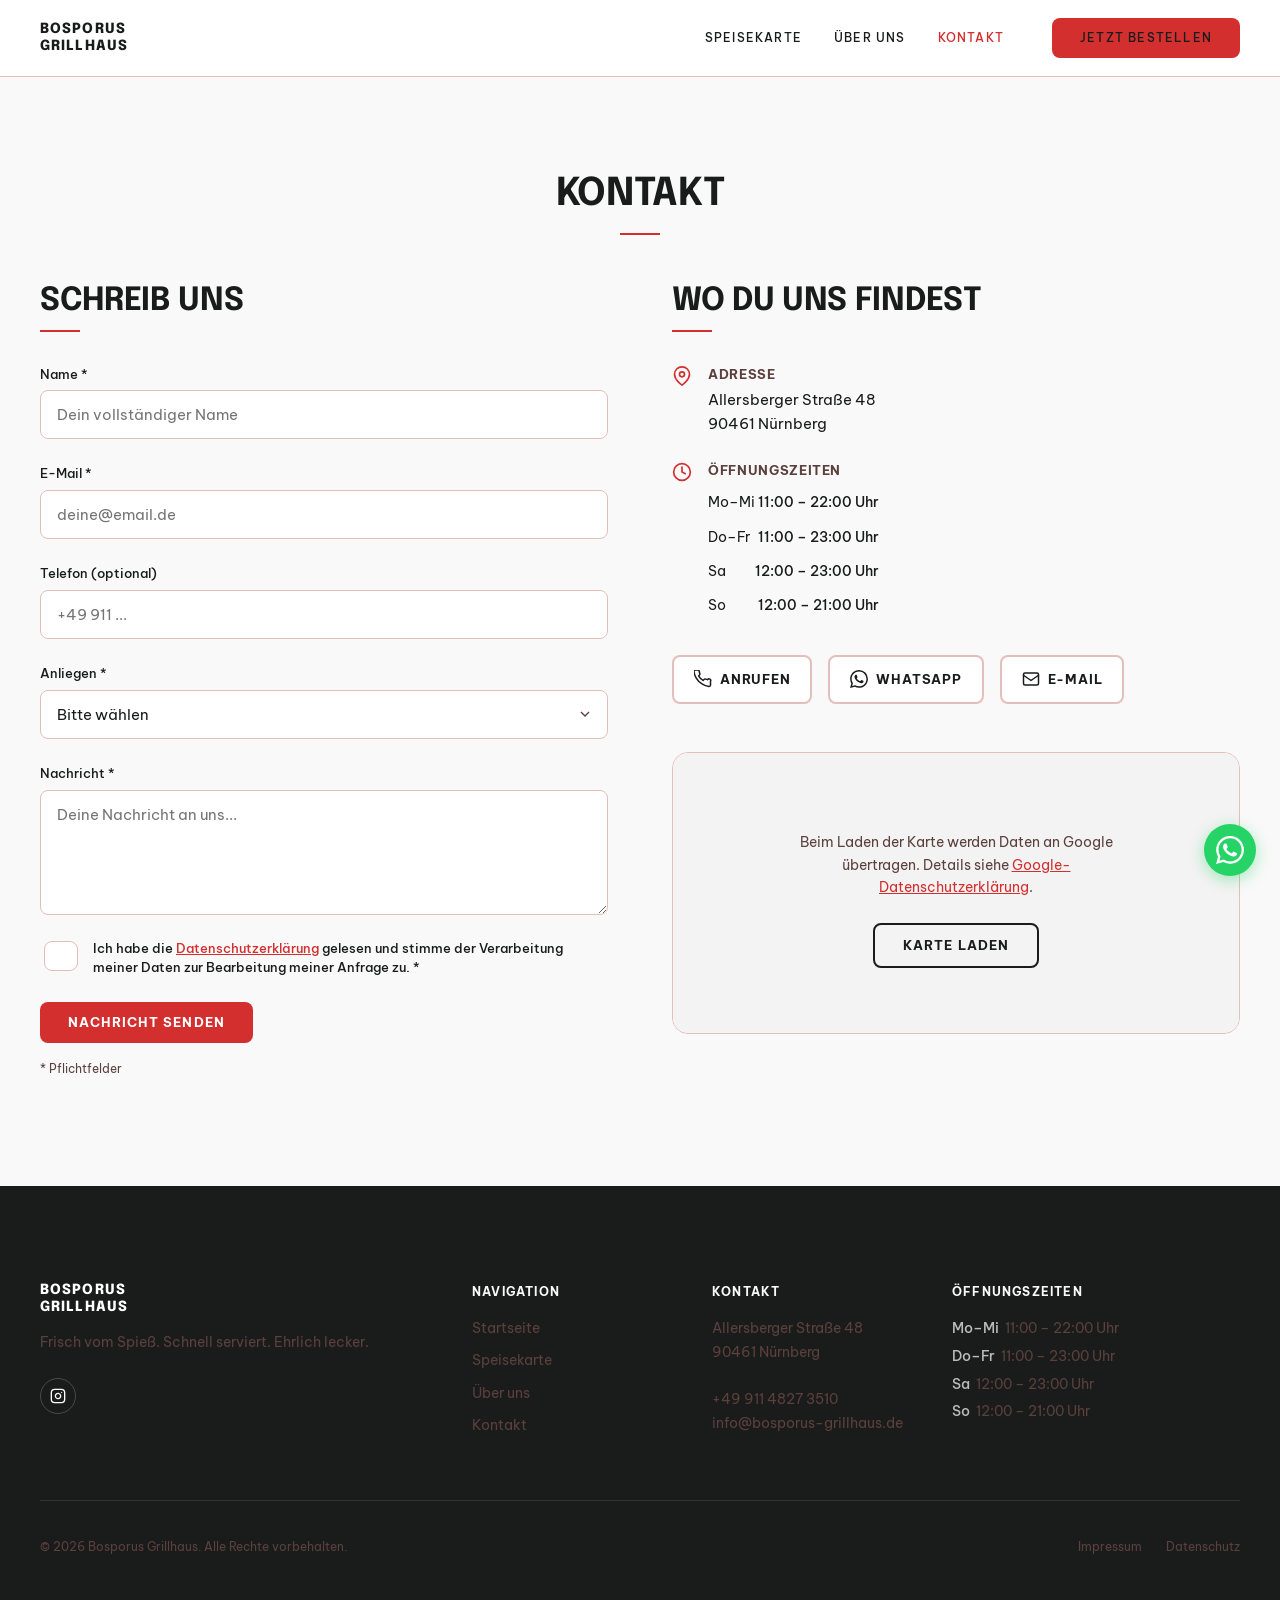
<file: kontakt.html>
<!DOCTYPE html>
<html lang="de">
<head>
  <meta charset="UTF-8">
  <meta name="viewport" content="width=device-width, initial-scale=1.0">
  <meta name="description" content="Kontakt zum Bosporus Grillhaus Nürnberg — Allersberger Straße 48, 90461 Nürnberg. Anrufen, WhatsApp oder per Formular. Öffnungszeiten und Anfahrt.">
  <meta name="robots" content="index, follow">
  <title>Kontakt | Bosporus Grillhaus</title>

  <link rel="canonical" href="https://www.bosporus-grillhaus.de/kontakt.html">

  <link rel="icon" type="image/svg+xml" href="/favicon.svg">
  <link rel="icon" type="image/png" sizes="32x32" href="/favicon-32x32.png">
  <link rel="apple-touch-icon" sizes="180x180" href="/apple-touch-icon.png">
  <link rel="manifest" href="/site.webmanifest">

  <meta property="og:title" content="Kontakt | Bosporus Grillhaus">
  <meta property="og:description" content="Kontakt aufnehmen mit dem Bosporus Grillhaus Nürnberg — telefonisch, per WhatsApp oder über das Kontaktformular.">
  <meta property="og:type" content="website">
  <meta property="og:url" content="https://www.bosporus-grillhaus.de/kontakt.html">
  <meta property="og:image" content="https://www.bosporus-grillhaus.de/assets/images/og-image.jpg">
  <meta property="og:locale" content="de_DE">
  <meta property="og:site_name" content="Bosporus Grillhaus">

  <link rel="preload" href="/assets/fonts/epilogue-extrabold.woff2" as="font" type="font/woff2" crossorigin>
  <link rel="preload" href="/assets/fonts/be-vietnam-pro-regular.woff2" as="font" type="font/woff2" crossorigin>

  <link rel="stylesheet" href="/style.css">
  <script src="/client.config.js"></script>
  <script src="/client-init.js"></script>
</head>
<body>

<a href="#main-content" class="skip-link">Zum Inhalt springen</a>

<!-- Navigation -->
<header class="site-nav" role="banner">
  <div class="nav-inner">
    <a href="/" class="nav-logo" aria-label="Bosporus Grillhaus — Startseite" data-client="name-logo">
      <span>BOSPORUS</span>
      <span>GRILLHAUS</span>
    </a>

    <nav class="nav-links" aria-label="Hauptnavigation">
      <a href="/speisekarte.html">Speisekarte</a>
      <a href="/ueber-uns.html">Über uns</a>
      <a href="/kontakt.html" aria-current="page">Kontakt</a>
      <a href="https://wa.me/4915738126495"
         class="btn btn-primary nav-cta"
         target="_blank"
         rel="noopener noreferrer"
         aria-label="Jetzt per WhatsApp bestellen"
         data-client="whatsapp-href">Jetzt bestellen</a>
    </nav>

    <button class="nav-hamburger"
            data-hamburger
            aria-expanded="false"
            aria-controls="mobile-menu"
            aria-label="Menü öffnen">
      <span></span>
      <span></span>
      <span></span>
    </button>
  </div>

  <nav id="mobile-menu"
       class="nav-mobile"
       data-mobile-menu
       aria-label="Mobile Navigation">
    <a href="/speisekarte.html">Speisekarte</a>
    <a href="/ueber-uns.html">Über uns</a>
    <a href="/kontakt.html" aria-current="page">Kontakt</a>
    <a href="https://wa.me/4915738126495"
       class="btn btn-primary"
       target="_blank"
       rel="noopener noreferrer"
       aria-label="Jetzt per WhatsApp bestellen"
       data-client="whatsapp-href">Jetzt bestellen</a>
  </nav>
</header>

<main id="main-content">
  <section class="section" aria-labelledby="contact-heading">
    <div class="container">
      <h1 class="section-heading reveal" id="contact-heading">Kontakt</h1>
      <span class="section-divider reveal" aria-hidden="true"></span>

      <div class="contact-grid">

        <!-- Formular -->
        <div class="contact-form-wrap">
          <h2 class="reveal">Schreib uns</h2>
          <span class="section-divider reveal" style="margin-left:0;"></span>

          <form name="kontakt"
                method="POST"
                action="/danke.html"
                data-netlify="true"
                netlify-honeypot="bot-field"
                class="reveal">

            <input type="hidden" name="form-name" value="kontakt">

            <p class="hidden-honeypot">
              <label>Bitte nicht ausfüllen: <input name="bot-field"></label>
            </p>

            <div class="form-field">
              <label for="name">Name *</label>
              <input type="text" id="name" name="name" autocomplete="name" required minlength="2" placeholder="Dein vollständiger Name">
            </div>

            <div class="form-field">
              <label for="email">E-Mail *</label>
              <input type="email" id="email" name="email" autocomplete="email" required placeholder="deine@email.de">
            </div>

            <div class="form-field">
              <label for="tel">Telefon (optional)</label>
              <input type="tel" id="tel" name="tel" autocomplete="tel" placeholder="+49 911 ...">
            </div>

            <div class="form-field">
              <label for="anliegen">Anliegen *</label>
              <select id="anliegen" name="anliegen" required>
                <option value="" disabled selected>Bitte wählen</option>
                <option value="Allgemeine Anfrage">Allgemeine Anfrage</option>
                <option value="Catering-Anfrage">Catering-Anfrage</option>
                <option value="Feedback">Feedback</option>
                <option value="Sonstiges">Sonstiges</option>
              </select>
            </div>

            <div class="form-field">
              <label for="nachricht">Nachricht *</label>
              <textarea id="nachricht" name="nachricht" rows="5" required minlength="10" placeholder="Deine Nachricht an uns..."></textarea>
            </div>

            <div class="form-field form-consent">
              <input type="checkbox" id="datenschutz" name="datenschutz" required>
              <label for="datenschutz">
                Ich habe die <a href="/datenschutz.html">Datenschutzerklärung</a> gelesen und stimme der Verarbeitung meiner Daten zur Bearbeitung meiner Anfrage zu. *
              </label>
            </div>

            <button type="submit" class="btn btn-primary btn-submit">Nachricht senden</button>
            <p class="form-hint">* Pflichtfelder</p>

          </form>
        </div>

        <!-- Info-Spalte -->
        <div class="contact-info">
          <h2 class="reveal">Wo du uns findest</h2>
          <span class="section-divider reveal" style="margin-left:0;"></span>

          <div class="contact-detail reveal">
            <svg class="contact-detail-icon" xmlns="http://www.w3.org/2000/svg" viewBox="0 0 24 24" fill="none" stroke="currentColor" stroke-width="2" stroke-linecap="round" stroke-linejoin="round" aria-hidden="true">
              <path d="M21 10c0 7-9 13-9 13s-9-6-9-13a9 9 0 0118 0z"/>
              <circle cx="12" cy="10" r="3"/>
            </svg>
            <div class="contact-detail-content">
              <strong>Adresse</strong>
              <address style="font-style:normal;" data-client="address-postal">
                Allersberger Straße 48<br>
                90461 Nürnberg
              </address>
            </div>
          </div>

          <div class="contact-detail reveal" data-reveal-delay="60">
            <svg class="contact-detail-icon" xmlns="http://www.w3.org/2000/svg" viewBox="0 0 24 24" fill="none" stroke="currentColor" stroke-width="2" stroke-linecap="round" stroke-linejoin="round" aria-hidden="true">
              <circle cx="12" cy="12" r="10"/>
              <polyline points="12 6 12 12 16 14"/>
            </svg>
            <div class="contact-detail-content">
              <strong>Öffnungszeiten</strong>
              <table class="hours-table">
                <tbody data-client="hours-table">
                  <tr><td>Mo–Mi</td><td>11:00 – 22:00 Uhr</td></tr>
                  <tr><td>Do–Fr</td><td>11:00 – 23:00 Uhr</td></tr>
                  <tr><td>Samstag</td><td>12:00 – 23:00 Uhr</td></tr>
                  <tr><td>Sonntag</td><td>12:00 – 21:00 Uhr</td></tr>
                </tbody>
              </table>
            </div>
          </div>

          <!-- Action-Buttons -->
          <div class="contact-actions reveal" data-reveal-delay="120">
            <a href="tel:+4991148273510"
               class="action-btn"
               aria-label="Bosporus Grillhaus anrufen: +49 911 4827 3510"
               data-client="phone-href">
              <svg viewBox="0 0 24 24" fill="none" stroke="currentColor" stroke-width="2" stroke-linecap="round" stroke-linejoin="round" aria-hidden="true">
                <path d="M22 16.92v3a2 2 0 01-2.18 2 19.79 19.79 0 01-8.63-3.07A19.5 19.5 0 013.07 10.8a19.79 19.79 0 01-3.07-8.66A2 2 0 012 0h3a2 2 0 012 1.72c.127.96.361 1.903.7 2.81a2 2 0 01-.45 2.11L6.09 7.91a16 16 0 006 6l1.27-1.27a2 2 0 012.11-.45c.907.339 1.85.573 2.81.7A2 2 0 0122 14.92z"/>
              </svg>
              Anrufen
            </a>

            <a href="https://wa.me/4915738126495"
               class="action-btn action-btn-whatsapp"
               target="_blank"
               rel="noopener noreferrer"
               aria-label="Bosporus Grillhaus auf WhatsApp schreiben"
               data-client="whatsapp-href">
              <svg viewBox="0 0 24 24" fill="currentColor" aria-hidden="true">
                <path d="M17.472 14.382c-.297-.149-1.758-.867-2.03-.967-.273-.099-.471-.148-.67.15-.197.297-.767.966-.94 1.164-.173.199-.347.223-.644.075-.297-.15-1.255-.463-2.39-1.475-.883-.788-1.48-1.761-1.653-2.059-.173-.297-.018-.458.13-.606.134-.133.298-.347.446-.52.149-.174.198-.298.298-.497.099-.198.05-.371-.025-.52-.075-.149-.669-1.612-.916-2.207-.242-.579-.487-.5-.669-.51-.173-.008-.371-.01-.57-.01-.198 0-.52.074-.792.372-.272.297-1.04 1.016-1.04 2.479 0 1.462 1.065 2.875 1.213 3.074.149.198 2.096 3.2 5.077 4.487.709.306 1.262.489 1.694.625.712.227 1.36.195 1.871.118.571-.085 1.758-.719 2.006-1.413.248-.694.248-1.289.173-1.413-.074-.124-.272-.198-.57-.347m-5.421 7.403h-.004a9.87 9.87 0 01-5.031-1.378l-.361-.214-3.741.982.998-3.648-.235-.374a9.86 9.86 0 01-1.51-5.26c.001-5.45 4.436-9.884 9.888-9.884 2.64 0 5.122 1.03 6.988 2.898a9.825 9.825 0 012.893 6.994c-.003 5.45-4.437 9.884-9.885 9.884m8.413-18.297A11.815 11.815 0 0012.05 0C5.495 0 .16 5.335.157 11.892c0 2.096.547 4.142 1.588 5.945L.057 24l6.305-1.654a11.882 11.882 0 005.683 1.448h.005c6.554 0 11.89-5.335 11.893-11.893a11.821 11.821 0 00-3.48-8.413z"/>
              </svg>
              WhatsApp
            </a>

            <a href="mailto:info@bosporus-grillhaus.de"
               class="action-btn"
               aria-label="E-Mail an Bosporus Grillhaus senden"
               data-client="email-href">
              <svg viewBox="0 0 24 24" fill="none" stroke="currentColor" stroke-width="2" stroke-linecap="round" stroke-linejoin="round" aria-hidden="true">
                <rect x="2" y="4" width="20" height="16" rx="2"/>
                <path d="M22 7l-10 7L2 7"/>
              </svg>
              E-Mail
            </a>
          </div>

          <!-- Google Maps Click-to-Load -->
          <div class="maps-container reveal" data-reveal-delay="180">
            <div class="maps-placeholder" data-maps-placeholder>
              <div class="maps-notice">
                <p>
                  Beim Laden der Karte werden Daten an Google übertragen.
                  Details siehe <a href="https://policies.google.com/privacy" target="_blank" rel="noopener noreferrer">Google-Datenschutzerklärung</a>.
                </p>
                <button type="button" data-maps-load class="btn btn-ghost-dark">Karte laden</button>
              </div>
            </div>
          </div>

        </div>
      </div>
    </div>
  </section>
</main>

<!-- Footer -->
<footer class="site-footer" role="contentinfo">
  <div class="container">
    <div class="footer-grid">
      <div>
        <a href="/" class="footer-logo" aria-label="Bosporus Grillhaus — Startseite" data-client="name-logo">
          <span>BOSPORUS</span>
          <span>GRILLHAUS</span>
        </a>
        <p class="footer-slogan" data-client="slogan-footer">Frisch vom Spieß. Schnell serviert. Ehrlich lecker.</p>
        <div class="footer-socials">
          <a href="https://www.instagram.com/bosporus.grillhaus"
             class="footer-social-link"
             target="_blank"
             rel="noopener noreferrer"
             aria-label="Bosporus Grillhaus auf Instagram"
             data-client="instagram-href">
            <svg viewBox="0 0 24 24" fill="none" stroke="currentColor" stroke-width="2" stroke-linecap="round" stroke-linejoin="round" aria-hidden="true">
              <rect x="2" y="2" width="20" height="20" rx="5" ry="5"/>
              <path d="M16 11.37A4 4 0 1112.63 8 4 4 0 0116 11.37z"/>
              <line x1="17.5" y1="6.5" x2="17.51" y2="6.5"/>
            </svg>
          </a>
        </div>
      </div>
      <div>
        <span class="footer-col-label">Navigation</span>
        <nav class="footer-nav" aria-label="Footer-Navigation">
          <a href="/">Startseite</a>
          <a href="/speisekarte.html">Speisekarte</a>
          <a href="/ueber-uns.html">Über uns</a>
          <a href="/kontakt.html" aria-current="page">Kontakt</a>
        </nav>
      </div>
      <div>
        <span class="footer-col-label">Kontakt</span>
        <address class="footer-address" style="font-style:normal;" data-client="address-full">
          Allersberger Straße 48<br>
          90461 Nürnberg<br><br>
          <a href="tel:+4991148273510">+49 911 4827 3510</a><br>
          <a href="mailto:info@bosporus-grillhaus.de">info@bosporus-grillhaus.de</a>
        </address>
      </div>
      <div>
        <span class="footer-col-label">Öffnungszeiten</span>
        <div class="footer-hours">
          <dl data-client="hours-dl">
            <dt>Mo–Mi</dt><dd>11:00 – 22:00 Uhr</dd>
            <dt>Do–Fr</dt><dd>11:00 – 23:00 Uhr</dd>
            <dt>Sa</dt><dd>12:00 – 23:00 Uhr</dd>
            <dt>So</dt><dd>12:00 – 21:00 Uhr</dd>
          </dl>
        </div>
      </div>
    </div>
    <div class="footer-bottom">
      <p class="footer-copyright" data-client="copyright">© 2026 Bosporus Grillhaus. Alle Rechte vorbehalten.</p>
      <nav class="footer-legal-links" aria-label="Rechtliches">
        <a href="/impressum.html">Impressum</a>
        <a href="/datenschutz.html">Datenschutz</a>
      </nav>
    </div>
  </div>
</footer>

<!-- Floating WhatsApp -->
<a href="https://wa.me/4915738126495"
   class="floating-wa"
   target="_blank"
   rel="noopener noreferrer"
   aria-label="Auf WhatsApp schreiben"
   data-client="whatsapp-href">
  <svg viewBox="0 0 24 24" fill="currentColor" aria-hidden="true">
    <path d="M17.472 14.382c-.297-.149-1.758-.867-2.03-.967-.273-.099-.471-.148-.67.15-.197.297-.767.966-.94 1.164-.173.199-.347.223-.644.075-.297-.15-1.255-.463-2.39-1.475-.883-.788-1.48-1.761-1.653-2.059-.173-.297-.018-.458.13-.606.134-.133.298-.347.446-.52.149-.174.198-.298.298-.497.099-.198.05-.371-.025-.52-.075-.149-.669-1.612-.916-2.207-.242-.579-.487-.5-.669-.51-.173-.008-.371-.01-.57-.01-.198 0-.52.074-.792.372-.272.297-1.04 1.016-1.04 2.479 0 1.462 1.065 2.875 1.213 3.074.149.198 2.096 3.2 5.077 4.487.709.306 1.262.489 1.694.625.712.227 1.36.195 1.871.118.571-.085 1.758-.719 2.006-1.413.248-.694.248-1.289.173-1.413-.074-.124-.272-.198-.57-.347m-5.421 7.403h-.004a9.87 9.87 0 01-5.031-1.378l-.361-.214-3.741.982.998-3.648-.235-.374a9.86 9.86 0 01-1.51-5.26c.001-5.45 4.436-9.884 9.888-9.884 2.64 0 5.122 1.03 6.988 2.898a9.825 9.825 0 012.893 6.994c-.003 5.45-4.437 9.884-9.885 9.884m8.413-18.297A11.815 11.815 0 0012.05 0C5.495 0 .16 5.335.157 11.892c0 2.096.547 4.142 1.588 5.945L.057 24l6.305-1.654a11.882 11.882 0 005.683 1.448h.005c6.554 0 11.89-5.335 11.893-11.893a11.821 11.821 0 00-3.48-8.413z"/>
  </svg>
</a>

<script src="/script.js" defer></script>
</body>
</html>
</file>
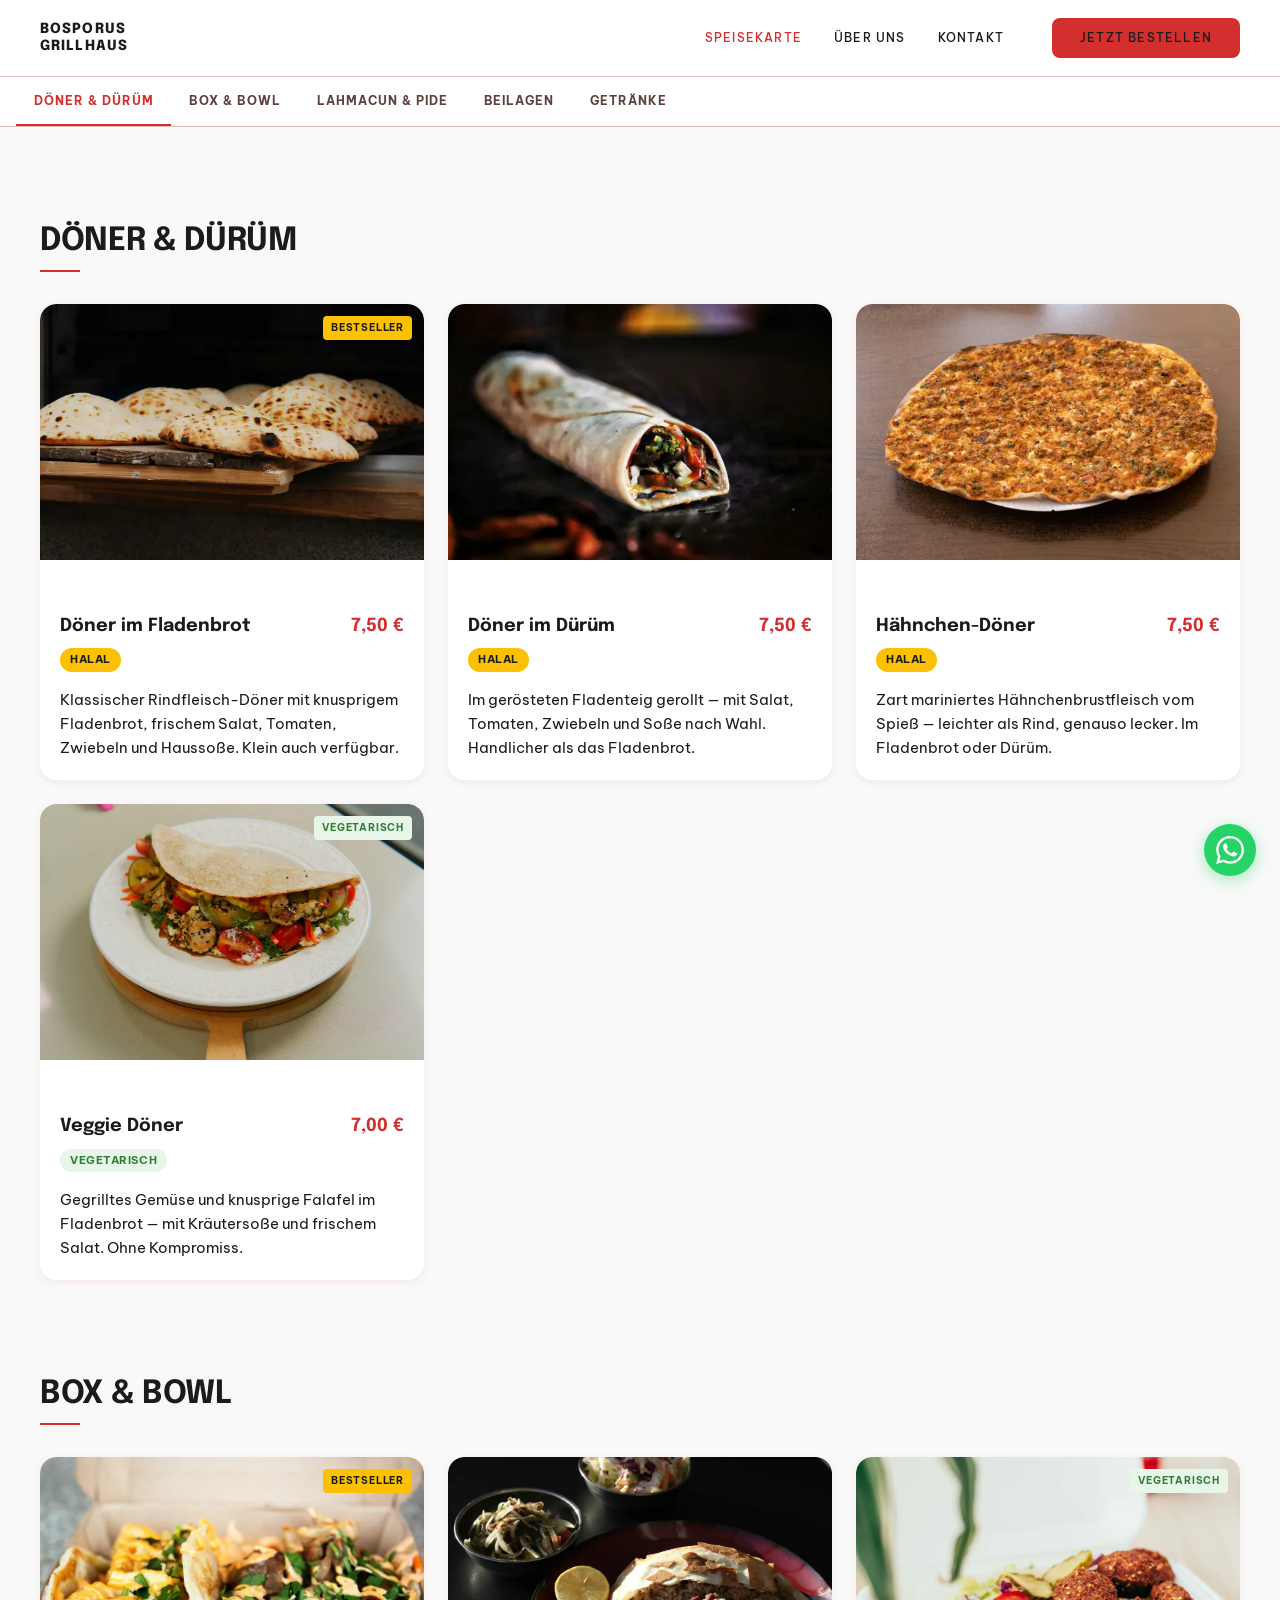
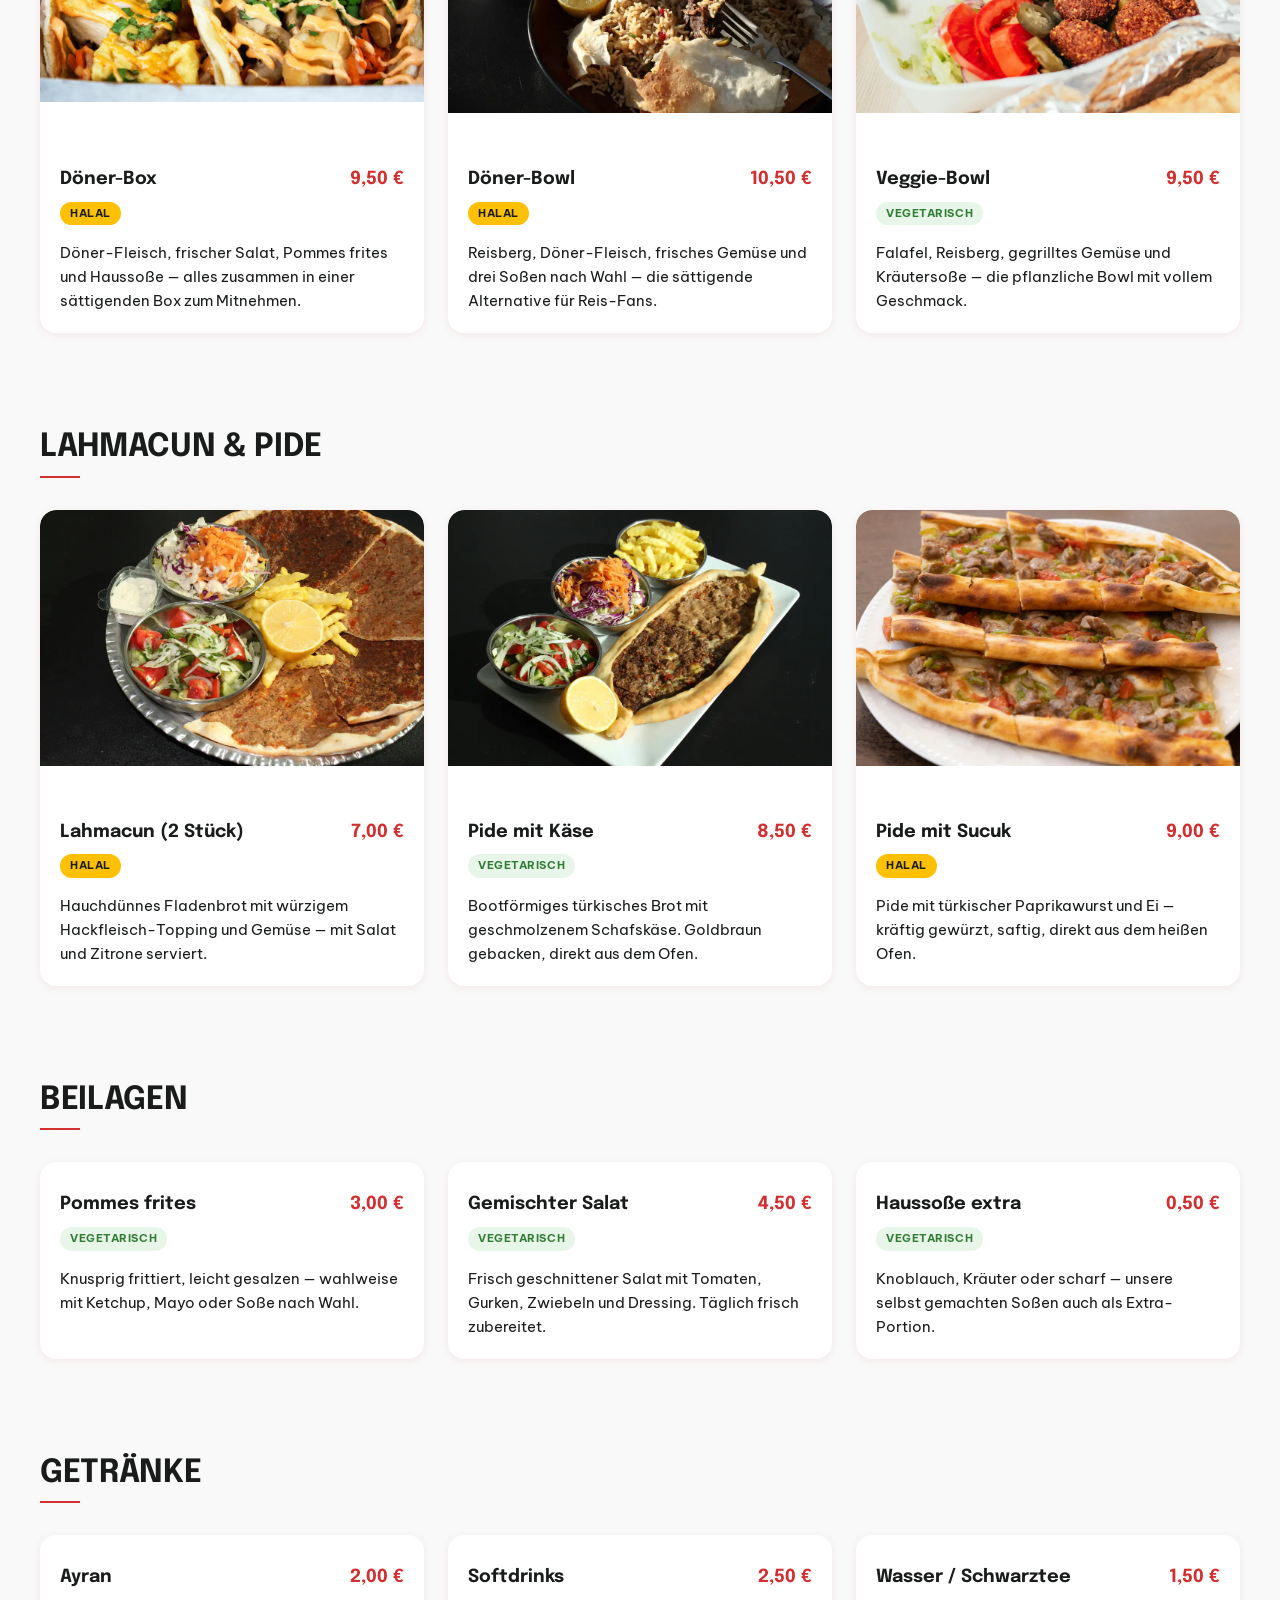
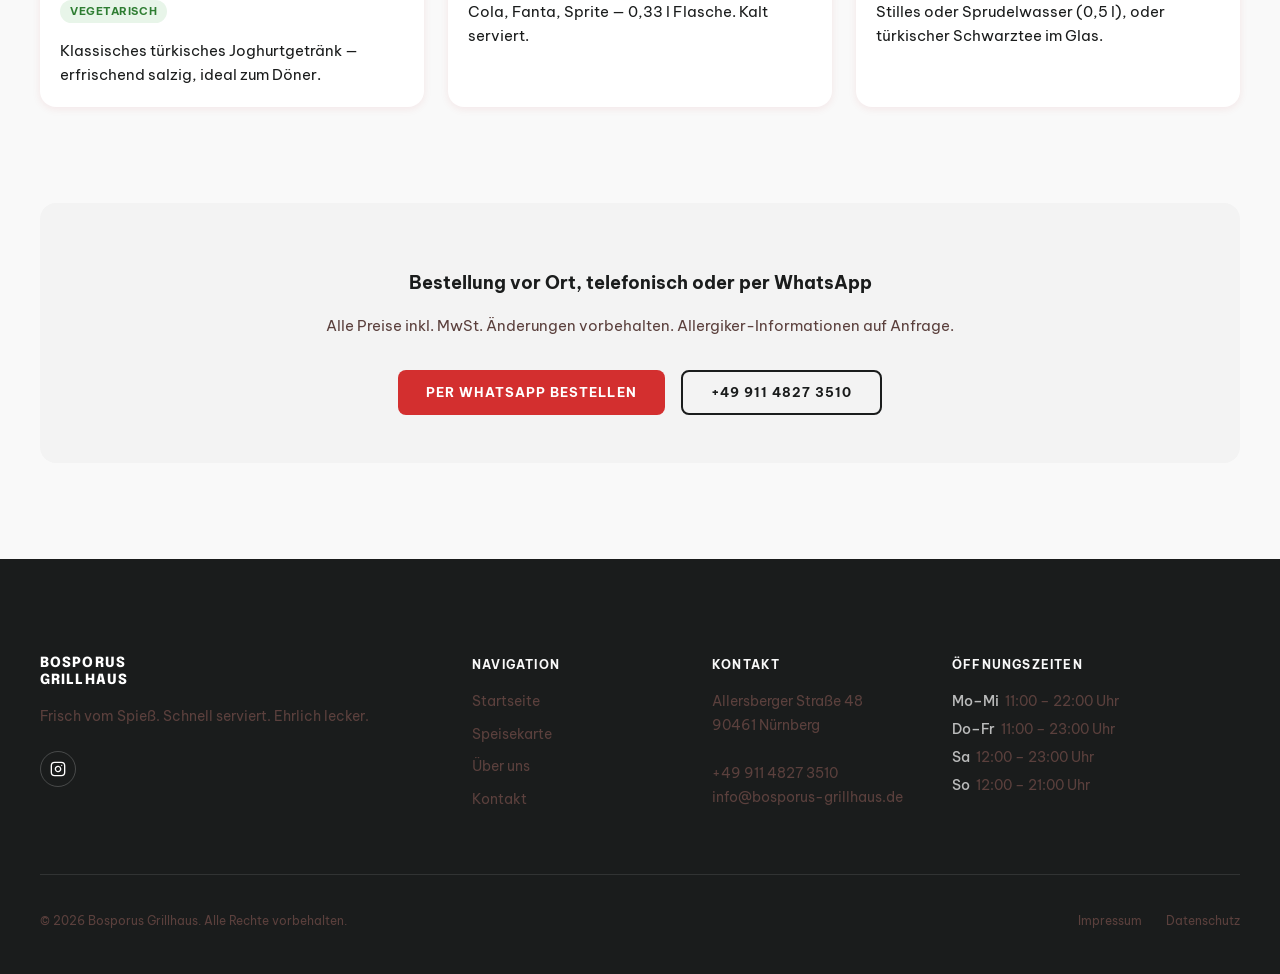
<file: speisekarte.html>
<!DOCTYPE html>
<html lang="de">
<head>
  <meta charset="UTF-8">
  <meta name="viewport" content="width=device-width, initial-scale=1.0">
  <meta name="description" content="Die Speisekarte des Bosporus Grillhaus Nürnberg: Döner, Dürüm, Lahmacun, Pide, Döner-Box und mehr. Halal, vegetarische Optionen, hausgemachte Soßen.">
  <meta name="robots" content="index, follow">
  <title>Speisekarte | Bosporus Grillhaus</title>

  <link rel="canonical" href="https://www.bosporus-grillhaus.de/speisekarte.html">

  <link rel="icon" type="image/svg+xml" href="/favicon.svg">
  <link rel="icon" type="image/png" sizes="32x32" href="/favicon-32x32.png">
  <link rel="apple-touch-icon" sizes="180x180" href="/apple-touch-icon.png">
  <link rel="manifest" href="/site.webmanifest">

  <meta property="og:title" content="Speisekarte | Bosporus Grillhaus">
  <meta property="og:description" content="Döner, Dürüm, Lahmacun, Pide und mehr — die vollständige Speisekarte des Bosporus Grillhaus Nürnberg.">
  <meta property="og:type" content="website">
  <meta property="og:url" content="https://www.bosporus-grillhaus.de/speisekarte.html">
  <meta property="og:image" content="https://www.bosporus-grillhaus.de/assets/images/og-image.jpg">
  <meta property="og:locale" content="de_DE">
  <meta property="og:site_name" content="Bosporus Grillhaus">

  <link rel="preload" href="/assets/fonts/epilogue-extrabold.woff2" as="font" type="font/woff2" crossorigin>
  <link rel="preload" href="/assets/fonts/be-vietnam-pro-regular.woff2" as="font" type="font/woff2" crossorigin>

  <link rel="stylesheet" href="/style.css">
  <script src="/client.config.js"></script>
  <script src="/client-init.js"></script>
</head>
<body>

<a href="#main-content" class="skip-link">Zum Inhalt springen</a>

<!-- Navigation -->
<header class="site-nav" role="banner">
  <div class="nav-inner">
    <a href="/" class="nav-logo" aria-label="Bosporus Grillhaus — Startseite" data-client="name-logo">
      <span>BOSPORUS</span>
      <span>GRILLHAUS</span>
    </a>

    <nav class="nav-links" aria-label="Hauptnavigation">
      <a href="/speisekarte.html" aria-current="page">Speisekarte</a>
      <a href="/ueber-uns.html">Über uns</a>
      <a href="/kontakt.html">Kontakt</a>
      <a href="https://wa.me/4915738126495"
         class="btn btn-primary nav-cta"
         target="_blank"
         rel="noopener noreferrer"
         aria-label="Jetzt per WhatsApp bestellen"
         data-client="whatsapp-href">Jetzt bestellen</a>
    </nav>

    <button class="nav-hamburger"
            data-hamburger
            aria-expanded="false"
            aria-controls="mobile-menu"
            aria-label="Menü öffnen">
      <span></span>
      <span></span>
      <span></span>
    </button>
  </div>

  <nav id="mobile-menu"
       class="nav-mobile"
       data-mobile-menu
       aria-label="Mobile Navigation">
    <a href="/speisekarte.html" aria-current="page">Speisekarte</a>
    <a href="/ueber-uns.html">Über uns</a>
    <a href="/kontakt.html">Kontakt</a>
    <a href="https://wa.me/4915738126495"
       class="btn btn-primary"
       target="_blank"
       rel="noopener noreferrer"
       aria-label="Jetzt per WhatsApp bestellen"
       data-client="whatsapp-href">Jetzt bestellen</a>
  </nav>
</header>

<!-- Kategorie-Ankerleiste -->
<div class="menu-anchors" role="navigation" aria-label="Speisekarte-Kategorien">
  <div class="menu-anchors-inner">
    <a href="#doener-dueruem" class="menu-anchor-link">Döner & Dürüm</a>
    <a href="#doener-box" class="menu-anchor-link">Box & Bowl</a>
    <a href="#lahmacun-pide" class="menu-anchor-link">Lahmacun & Pide</a>
    <a href="#beilagen" class="menu-anchor-link">Beilagen</a>
    <a href="#getraenke" class="menu-anchor-link">Getränke</a>
  </div>
</div>

<main id="main-content">
  <h1 class="sr-only">Speisekarte</h1>
  <div class="section">
    <div class="container">

      <!-- Döner & Dürüm -->
      <section class="menu-category" id="doener-dueruem" aria-labelledby="cat-doener">
        <h2 class="menu-category-heading" id="cat-doener">Döner &amp; Dürüm</h2>
        <span class="menu-category-divider" aria-hidden="true"></span>
        <div class="menu-grid">

          <article class="product-card reveal" data-reveal-delay="0">
            <div class="product-card-image">
              <picture>
                <source media="(min-width: 640px)" srcset="/assets/images/menu/food1-tablet.webp">
                <img src="/assets/images/menu/food1-mobile.webp"
                     alt="Döner im Fladenbrot mit frischem Salat"
                     width="600" height="450"
                     loading="lazy">
              </picture>
              <span class="product-card-badge">Bestseller</span>
            </div>
            <div class="product-card-body">
              <div class="product-card-header">
                <h3 class="product-card-name">Döner im Fladenbrot</h3>
                <span class="product-card-price">7,50 €</span>
              </div>
              <div class="product-card-chips">
                <span class="chip">Halal</span>
              </div>
              <p class="product-card-desc">Klassischer Rindfleisch-Döner mit knusprigem Fladenbrot, frischem Salat, Tomaten, Zwiebeln und Haussoße. Klein auch verfügbar.</p>
            </div>
          </article>

          <article class="product-card reveal" data-reveal-delay="60">
            <div class="product-card-image">
              <picture>
                <source media="(min-width: 640px)" srcset="/assets/images/menu/food2-tablet.webp">
                <img src="/assets/images/menu/food2-mobile.webp"
                     alt="Döner im Dürüm, geröstetes Fladenbrot"
                     width="600" height="450"
                     loading="lazy">
              </picture>
            </div>
            <div class="product-card-body">
              <div class="product-card-header">
                <h3 class="product-card-name">Döner im Dürüm</h3>
                <span class="product-card-price">7,50 €</span>
              </div>
              <div class="product-card-chips">
                <span class="chip">Halal</span>
              </div>
              <p class="product-card-desc">Im gerösteten Fladenteig gerollt — mit Salat, Tomaten, Zwiebeln und Soße nach Wahl. Handlicher als das Fladenbrot.</p>
            </div>
          </article>

          <article class="product-card reveal" data-reveal-delay="120">
            <div class="product-card-image">
              <picture>
                <source media="(min-width: 640px)" srcset="/assets/images/menu/food4-tablet.webp">
                <img src="/assets/images/menu/food4-mobile.webp"
                     alt="Hähnchen-Döner im Fladenbrot"
                     width="600" height="450"
                     loading="lazy">
              </picture>
            </div>
            <div class="product-card-body">
              <div class="product-card-header">
                <h3 class="product-card-name">Hähnchen-Döner</h3>
                <span class="product-card-price">7,50 €</span>
              </div>
              <div class="product-card-chips">
                <span class="chip">Halal</span>
              </div>
              <p class="product-card-desc">Zart mariniertes Hähnchenbrustfleisch vom Spieß — leichter als Rind, genauso lecker. Im Fladenbrot oder Dürüm.</p>
            </div>
          </article>

          <article class="product-card reveal" data-reveal-delay="0">
            <div class="product-card-image">
              <picture>
                <source media="(min-width: 640px)" srcset="/assets/images/menu/food5-tablet.webp">
                <img src="/assets/images/menu/food5-mobile.webp"
                     alt="Veggie Döner mit Falafel und Gemüse"
                     width="600" height="450"
                     loading="lazy">
              </picture>
              <span class="product-card-badge" style="background:#e8f5e9;color:#2e7d32;">Vegetarisch</span>
            </div>
            <div class="product-card-body">
              <div class="product-card-header">
                <h3 class="product-card-name">Veggie Döner</h3>
                <span class="product-card-price">7,00 €</span>
              </div>
              <div class="product-card-chips">
                <span class="chip chip-vegan">Vegetarisch</span>
              </div>
              <p class="product-card-desc">Gegrilltes Gemüse und knusprige Falafel im Fladenbrot — mit Kräutersoße und frischem Salat. Ohne Kompromiss.</p>
            </div>
          </article>

        </div>
      </section>

      <!-- Box & Bowl -->
      <section class="menu-category" id="doener-box" aria-labelledby="cat-box">
        <h2 class="menu-category-heading" id="cat-box">Box &amp; Bowl</h2>
        <span class="menu-category-divider" aria-hidden="true"></span>
        <div class="menu-grid">

          <article class="product-card reveal" data-reveal-delay="0">
            <div class="product-card-image">
              <picture>
                <source media="(min-width: 640px)" srcset="/assets/images/menu/food3-tablet.webp">
                <img src="/assets/images/menu/food3-mobile.webp"
                     alt="Döner-Box mit Fleisch, Salat, Pommes und Soße"
                     width="600" height="450"
                     loading="lazy">
              </picture>
              <span class="product-card-badge">Bestseller</span>
            </div>
            <div class="product-card-body">
              <div class="product-card-header">
                <h3 class="product-card-name">Döner-Box</h3>
                <span class="product-card-price">9,50 €</span>
              </div>
              <div class="product-card-chips">
                <span class="chip">Halal</span>
              </div>
              <p class="product-card-desc">Döner-Fleisch, frischer Salat, Pommes frites und Haussoße — alles zusammen in einer sättigenden Box zum Mitnehmen.</p>
            </div>
          </article>

          <article class="product-card reveal" data-reveal-delay="60">
            <div class="product-card-image">
              <picture>
                <source media="(min-width: 640px)" srcset="/assets/images/menu/food6-tablet.webp">
                <img src="/assets/images/menu/food6-mobile.webp"
                     alt="Döner-Bowl mit Reis, Fleisch und Gemüse"
                     width="600" height="450"
                     loading="lazy">
              </picture>
            </div>
            <div class="product-card-body">
              <div class="product-card-header">
                <h3 class="product-card-name">Döner-Bowl</h3>
                <span class="product-card-price">10,50 €</span>
              </div>
              <div class="product-card-chips">
                <span class="chip">Halal</span>
              </div>
              <p class="product-card-desc">Reisberg, Döner-Fleisch, frisches Gemüse und drei Soßen nach Wahl — die sättigende Alternative für Reis-Fans.</p>
            </div>
          </article>

          <article class="product-card reveal" data-reveal-delay="120">
            <div class="product-card-image">
              <picture>
                <source media="(min-width: 640px)" srcset="/assets/images/menu/food7-tablet.webp">
                <img src="/assets/images/menu/food7-mobile.webp"
                     alt="Veggie-Bowl mit Falafel, Reis und Gemüse"
                     width="600" height="450"
                     loading="lazy">
              </picture>
              <span class="product-card-badge" style="background:#e8f5e9;color:#2e7d32;">Vegetarisch</span>
            </div>
            <div class="product-card-body">
              <div class="product-card-header">
                <h3 class="product-card-name">Veggie-Bowl</h3>
                <span class="product-card-price">9,50 €</span>
              </div>
              <div class="product-card-chips">
                <span class="chip chip-vegan">Vegetarisch</span>
              </div>
              <p class="product-card-desc">Falafel, Reisberg, gegrilltes Gemüse und Kräutersoße — die pflanzliche Bowl mit vollem Geschmack.</p>
            </div>
          </article>

        </div>
      </section>

      <!-- Lahmacun & Pide -->
      <section class="menu-category" id="lahmacun-pide" aria-labelledby="cat-lahmacun">
        <h2 class="menu-category-heading" id="cat-lahmacun">Lahmacun &amp; Pide</h2>
        <span class="menu-category-divider" aria-hidden="true"></span>
        <div class="menu-grid">

          <article class="product-card reveal" data-reveal-delay="0">
            <div class="product-card-image">
              <picture>
                <source media="(min-width: 640px)" srcset="/assets/images/menu/food8-tablet.webp">
                <img src="/assets/images/menu/food8-mobile.webp"
                     alt="Lahmacun, hauchdünnes Fladenbrot mit Hackfleisch"
                     width="600" height="450"
                     loading="lazy">
              </picture>
            </div>
            <div class="product-card-body">
              <div class="product-card-header">
                <h3 class="product-card-name">Lahmacun (2 Stück)</h3>
                <span class="product-card-price">7,00 €</span>
              </div>
              <div class="product-card-chips">
                <span class="chip">Halal</span>
              </div>
              <p class="product-card-desc">Hauchdünnes Fladenbrot mit würzigem Hackfleisch-Topping und Gemüse — mit Salat und Zitrone serviert.</p>
            </div>
          </article>

          <article class="product-card reveal" data-reveal-delay="60">
            <div class="product-card-image">
              <picture>
                <source media="(min-width: 640px)" srcset="/assets/images/menu/food9-tablet.webp">
                <img src="/assets/images/menu/food9-mobile.webp"
                     alt="Pide mit Käse, bootförmiges türkisches Brot"
                     width="600" height="450"
                     loading="lazy">
              </picture>
            </div>
            <div class="product-card-body">
              <div class="product-card-header">
                <h3 class="product-card-name">Pide mit Käse</h3>
                <span class="product-card-price">8,50 €</span>
              </div>
              <div class="product-card-chips">
                <span class="chip chip-vegan">Vegetarisch</span>
              </div>
              <p class="product-card-desc">Bootförmiges türkisches Brot mit geschmolzenem Schafskäse. Goldbraun gebacken, direkt aus dem Ofen.</p>
            </div>
          </article>

          <article class="product-card reveal" data-reveal-delay="120">
            <div class="product-card-image">
              <picture>
                <source media="(min-width: 640px)" srcset="/assets/images/menu/food10-tablet.webp">
                <img src="/assets/images/menu/food10-mobile.webp"
                     alt="Pide mit Sucuk und Ei"
                     width="600" height="450"
                     loading="lazy">
              </picture>
            </div>
            <div class="product-card-body">
              <div class="product-card-header">
                <h3 class="product-card-name">Pide mit Sucuk</h3>
                <span class="product-card-price">9,00 €</span>
              </div>
              <div class="product-card-chips">
                <span class="chip">Halal</span>
              </div>
              <p class="product-card-desc">Pide mit türkischer Paprikawurst und Ei — kräftig gewürzt, saftig, direkt aus dem heißen Ofen.</p>
            </div>
          </article>

        </div>
      </section>

      <!-- Beilagen -->
      <section class="menu-category" id="beilagen" aria-labelledby="cat-beilagen">
        <h2 class="menu-category-heading" id="cat-beilagen">Beilagen</h2>
        <span class="menu-category-divider" aria-hidden="true"></span>
        <div class="menu-grid">

          <article class="product-card reveal" data-reveal-delay="0">
            <div class="product-card-body" style="padding-top:28px;">
              <div class="product-card-header">
                <h3 class="product-card-name">Pommes frites</h3>
                <span class="product-card-price">3,00 €</span>
              </div>
              <div class="product-card-chips">
                <span class="chip chip-vegan">Vegetarisch</span>
              </div>
              <p class="product-card-desc">Knusprig frittiert, leicht gesalzen — wahlweise mit Ketchup, Mayo oder Soße nach Wahl.</p>
            </div>
          </article>

          <article class="product-card reveal" data-reveal-delay="60">
            <div class="product-card-body" style="padding-top:28px;">
              <div class="product-card-header">
                <h3 class="product-card-name">Gemischter Salat</h3>
                <span class="product-card-price">4,50 €</span>
              </div>
              <div class="product-card-chips">
                <span class="chip chip-vegan">Vegetarisch</span>
              </div>
              <p class="product-card-desc">Frisch geschnittener Salat mit Tomaten, Gurken, Zwiebeln und Dressing. Täglich frisch zubereitet.</p>
            </div>
          </article>

          <article class="product-card reveal" data-reveal-delay="120">
            <div class="product-card-body" style="padding-top:28px;">
              <div class="product-card-header">
                <h3 class="product-card-name">Haussoße extra</h3>
                <span class="product-card-price">0,50 €</span>
              </div>
              <div class="product-card-chips">
                <span class="chip chip-vegan">Vegetarisch</span>
              </div>
              <p class="product-card-desc">Knoblauch, Kräuter oder scharf — unsere selbst gemachten Soßen auch als Extra-Portion.</p>
            </div>
          </article>

        </div>
      </section>

      <!-- Getränke -->
      <section class="menu-category" id="getraenke" aria-labelledby="cat-getraenke">
        <h2 class="menu-category-heading" id="cat-getraenke">Getränke</h2>
        <span class="menu-category-divider" aria-hidden="true"></span>
        <div class="menu-grid">

          <article class="product-card reveal" data-reveal-delay="0">
            <div class="product-card-body" style="padding-top:28px;">
              <div class="product-card-header">
                <h3 class="product-card-name">Ayran</h3>
                <span class="product-card-price">2,00 €</span>
              </div>
              <div class="product-card-chips">
                <span class="chip chip-vegan">Vegetarisch</span>
              </div>
              <p class="product-card-desc">Klassisches türkisches Joghurtgetränk — erfrischend salzig, ideal zum Döner.</p>
            </div>
          </article>

          <article class="product-card reveal" data-reveal-delay="60">
            <div class="product-card-body" style="padding-top:28px;">
              <div class="product-card-header">
                <h3 class="product-card-name">Softdrinks</h3>
                <span class="product-card-price">2,50 €</span>
              </div>
              <p class="product-card-desc">Cola, Fanta, Sprite — 0,33 l Flasche. Kalt serviert.</p>
            </div>
          </article>

          <article class="product-card reveal" data-reveal-delay="120">
            <div class="product-card-body" style="padding-top:28px;">
              <div class="product-card-header">
                <h3 class="product-card-name">Wasser / Schwarztee</h3>
                <span class="product-card-price">1,50 €</span>
              </div>
              <p class="product-card-desc">Stilles oder Sprudelwasser (0,5 l), oder türkischer Schwarztee im Glas.</p>
            </div>
          </article>

        </div>
      </section>

      <!-- Bestellhinweis -->
      <div style="margin-top:var(--space-7);padding:var(--space-5);background:var(--color-bg-alt);border-radius:var(--radius-lg);text-align:center;" class="reveal">
        <p style="font-family:var(--font-body);font-weight:700;font-size:1.125rem;color:var(--color-text);margin-bottom:var(--space-2);">Bestellung vor Ort, telefonisch oder per WhatsApp</p>
        <p style="font-family:var(--font-body);font-size:15px;color:var(--color-text-muted);margin-bottom:var(--space-4);">Alle Preise inkl. MwSt. Änderungen vorbehalten. Allergiker-Informationen auf Anfrage.</p>
        <div style="display:flex;flex-wrap:wrap;gap:var(--space-2);justify-content:center;">
          <a href="https://wa.me/4915738126495"
             class="btn btn-primary"
             target="_blank"
             rel="noopener noreferrer"
             aria-label="Per WhatsApp bestellen"
             data-client="whatsapp-href">Per WhatsApp bestellen</a>
          <a href="tel:+4991148273510" class="btn btn-ghost-dark" data-client="phone-link">+49 911 4827 3510</a>
        </div>
      </div>

    </div>
  </div>
</main>

<!-- Footer -->
<footer class="site-footer" role="contentinfo">
  <div class="container">
    <div class="footer-grid">
      <div>
        <a href="/" class="footer-logo" aria-label="Bosporus Grillhaus — Startseite" data-client="name-logo">
          <span>BOSPORUS</span>
          <span>GRILLHAUS</span>
        </a>
        <p class="footer-slogan" data-client="slogan-footer">Frisch vom Spieß. Schnell serviert. Ehrlich lecker.</p>
        <div class="footer-socials">
          <a href="https://www.instagram.com/bosporus.grillhaus"
             class="footer-social-link"
             target="_blank"
             rel="noopener noreferrer"
             aria-label="Bosporus Grillhaus auf Instagram"
             data-client="instagram-href">
            <svg viewBox="0 0 24 24" fill="none" stroke="currentColor" stroke-width="2" stroke-linecap="round" stroke-linejoin="round" aria-hidden="true">
              <rect x="2" y="2" width="20" height="20" rx="5" ry="5"/>
              <path d="M16 11.37A4 4 0 1112.63 8 4 4 0 0116 11.37z"/>
              <line x1="17.5" y1="6.5" x2="17.51" y2="6.5"/>
            </svg>
          </a>
        </div>
      </div>
      <div>
        <span class="footer-col-label">Navigation</span>
        <nav class="footer-nav" aria-label="Footer-Navigation">
          <a href="/">Startseite</a>
          <a href="/speisekarte.html" aria-current="page">Speisekarte</a>
          <a href="/ueber-uns.html">Über uns</a>
          <a href="/kontakt.html">Kontakt</a>
        </nav>
      </div>
      <div>
        <span class="footer-col-label">Kontakt</span>
        <address class="footer-address" style="font-style:normal;" data-client="address-full">
          Allersberger Straße 48<br>
          90461 Nürnberg<br><br>
          <a href="tel:+4991148273510">+49 911 4827 3510</a><br>
          <a href="mailto:info@bosporus-grillhaus.de">info@bosporus-grillhaus.de</a>
        </address>
      </div>
      <div>
        <span class="footer-col-label">Öffnungszeiten</span>
        <div class="footer-hours">
          <dl data-client="hours-dl">
            <dt>Mo–Mi</dt><dd>11:00 – 22:00 Uhr</dd>
            <dt>Do–Fr</dt><dd>11:00 – 23:00 Uhr</dd>
            <dt>Sa</dt><dd>12:00 – 23:00 Uhr</dd>
            <dt>So</dt><dd>12:00 – 21:00 Uhr</dd>
          </dl>
        </div>
      </div>
    </div>
    <div class="footer-bottom">
      <p class="footer-copyright" data-client="copyright">© 2026 Bosporus Grillhaus. Alle Rechte vorbehalten.</p>
      <nav class="footer-legal-links" aria-label="Rechtliches">
        <a href="/impressum.html">Impressum</a>
        <a href="/datenschutz.html">Datenschutz</a>
      </nav>
    </div>
  </div>
</footer>

<!-- Floating WhatsApp -->
<a href="https://wa.me/4915738126495"
   class="floating-wa"
   target="_blank"
   rel="noopener noreferrer"
   aria-label="Auf WhatsApp schreiben"
   data-client="whatsapp-href">
  <svg viewBox="0 0 24 24" fill="currentColor" aria-hidden="true">
    <path d="M17.472 14.382c-.297-.149-1.758-.867-2.03-.967-.273-.099-.471-.148-.67.15-.197.297-.767.966-.94 1.164-.173.199-.347.223-.644.075-.297-.15-1.255-.463-2.39-1.475-.883-.788-1.48-1.761-1.653-2.059-.173-.297-.018-.458.13-.606.134-.133.298-.347.446-.52.149-.174.198-.298.298-.497.099-.198.05-.371-.025-.52-.075-.149-.669-1.612-.916-2.207-.242-.579-.487-.5-.669-.51-.173-.008-.371-.01-.57-.01-.198 0-.52.074-.792.372-.272.297-1.04 1.016-1.04 2.479 0 1.462 1.065 2.875 1.213 3.074.149.198 2.096 3.2 5.077 4.487.709.306 1.262.489 1.694.625.712.227 1.36.195 1.871.118.571-.085 1.758-.719 2.006-1.413.248-.694.248-1.289.173-1.413-.074-.124-.272-.198-.57-.347m-5.421 7.403h-.004a9.87 9.87 0 01-5.031-1.378l-.361-.214-3.741.982.998-3.648-.235-.374a9.86 9.86 0 01-1.51-5.26c.001-5.45 4.436-9.884 9.888-9.884 2.64 0 5.122 1.03 6.988 2.898a9.825 9.825 0 012.893 6.994c-.003 5.45-4.437 9.884-9.885 9.884m8.413-18.297A11.815 11.815 0 0012.05 0C5.495 0 .16 5.335.157 11.892c0 2.096.547 4.142 1.588 5.945L.057 24l6.305-1.654a11.882 11.882 0 005.683 1.448h.005c6.554 0 11.89-5.335 11.893-11.893a11.821 11.821 0 00-3.48-8.413z"/>
  </svg>
</a>

<script src="/script.js" defer></script>
</body>
</html>
</file>
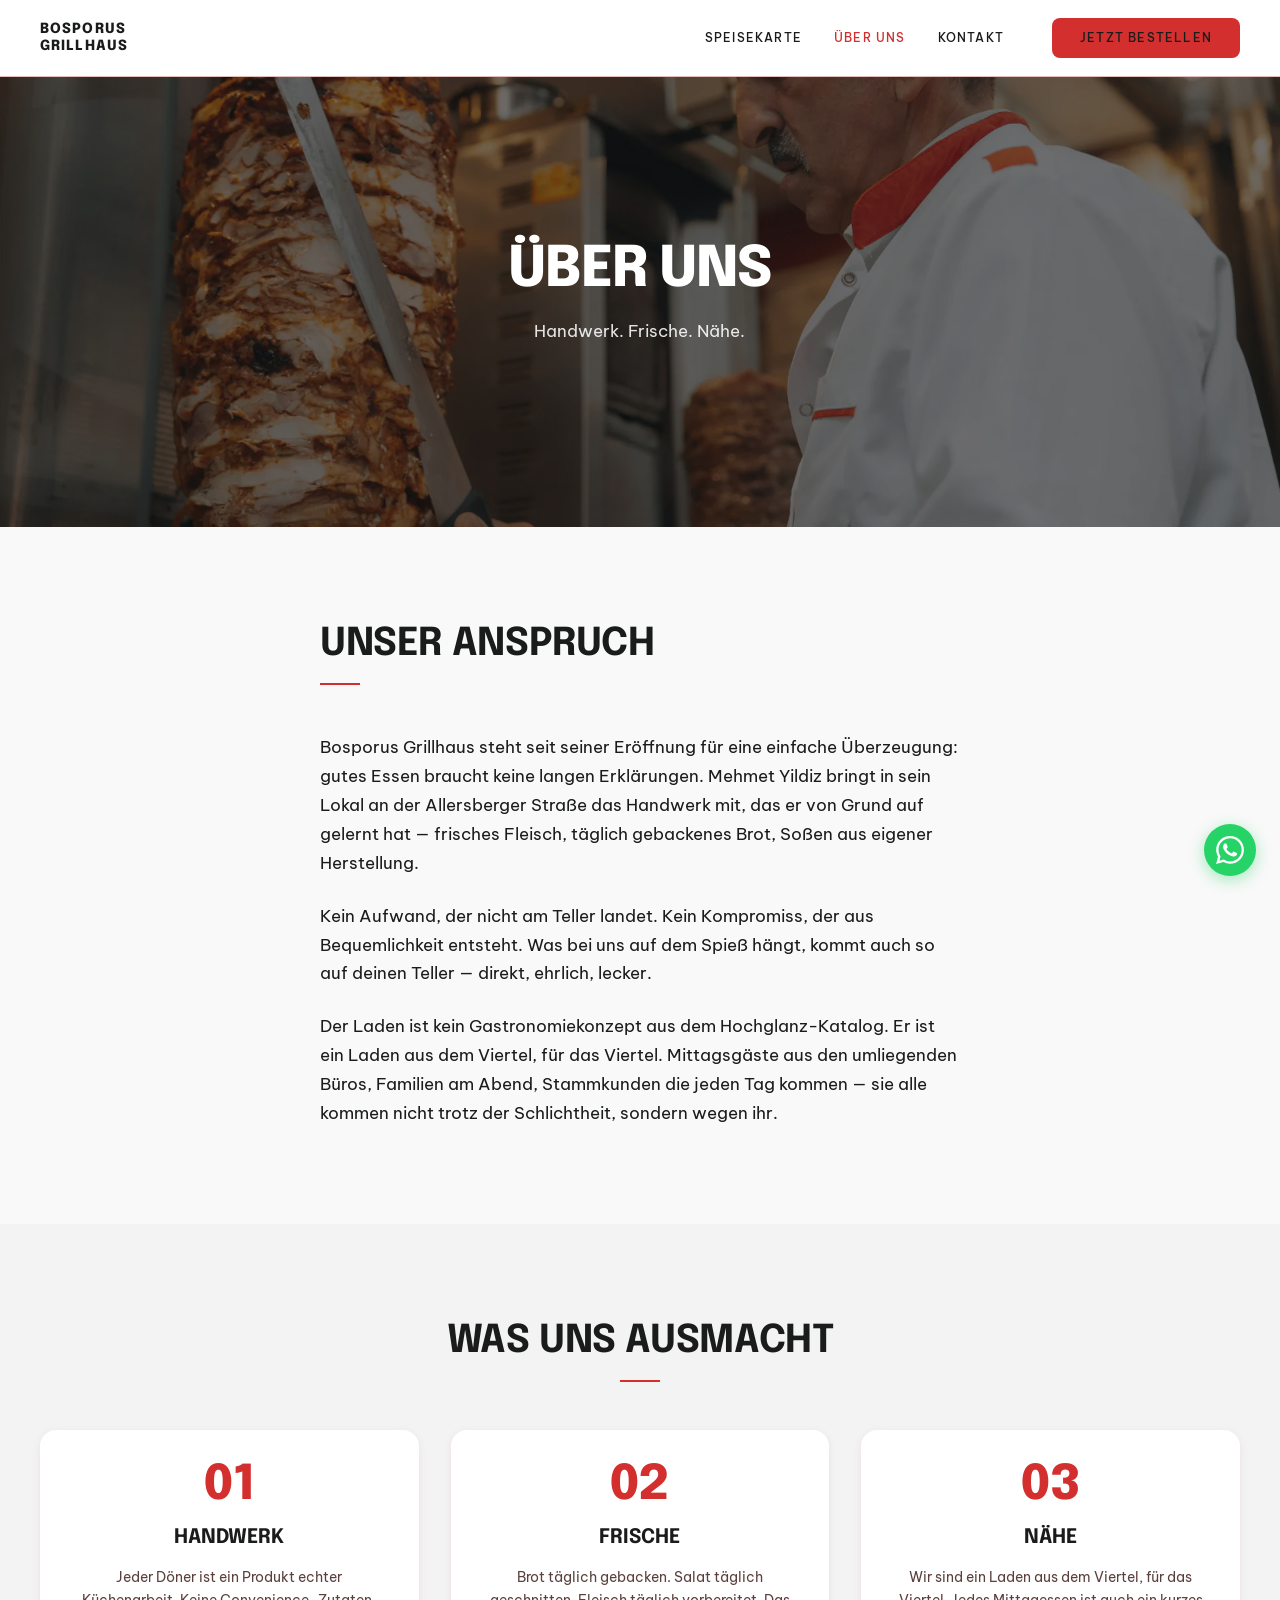
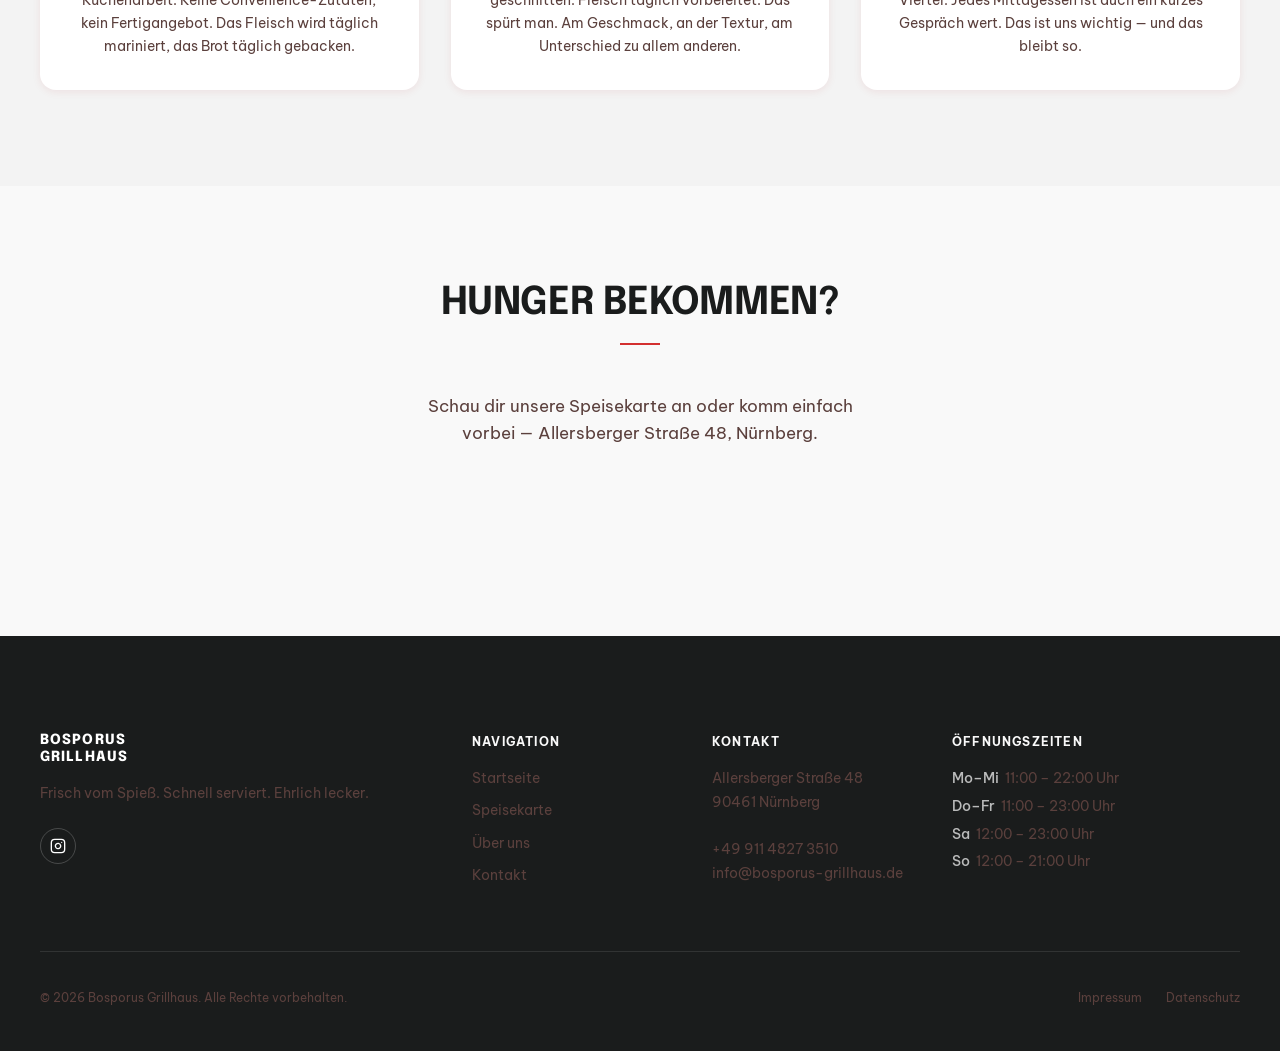
<file: ueber-uns.html>
<!DOCTYPE html>
<html lang="de">
<head>
  <meta charset="UTF-8">
  <meta name="viewport" content="width=device-width, initial-scale=1.0">
  <meta name="description" content="Das Bosporus Grillhaus in Nürnberg — gegründet von Mehmet Yildiz. Erfahre mehr über unser Handwerk, unsere Zutaten und die Philosophie hinter jedem Döner.">
  <meta name="robots" content="index, follow">
  <title>Über uns | Bosporus Grillhaus</title>

  <link rel="canonical" href="https://www.bosporus-grillhaus.de/ueber-uns.html">

  <link rel="icon" type="image/svg+xml" href="/favicon.svg">
  <link rel="icon" type="image/png" sizes="32x32" href="/favicon-32x32.png">
  <link rel="apple-touch-icon" sizes="180x180" href="/apple-touch-icon.png">
  <link rel="manifest" href="/site.webmanifest">

  <meta property="og:title" content="Über uns | Bosporus Grillhaus">
  <meta property="og:description" content="Erfahre mehr über das Bosporus Grillhaus Nürnberg — Handwerk, Philosophie und die Menschen dahinter.">
  <meta property="og:type" content="website">
  <meta property="og:url" content="https://www.bosporus-grillhaus.de/ueber-uns.html">
  <meta property="og:image" content="https://www.bosporus-grillhaus.de/assets/images/og-image.jpg">
  <meta property="og:locale" content="de_DE">
  <meta property="og:site_name" content="Bosporus Grillhaus">

  <link rel="preload" href="/assets/fonts/epilogue-extrabold.woff2" as="font" type="font/woff2" crossorigin>
  <link rel="preload" href="/assets/fonts/be-vietnam-pro-regular.woff2" as="font" type="font/woff2" crossorigin>

  <link rel="stylesheet" href="/style.css">
  <script src="/client.config.js"></script>
  <script src="/client-init.js"></script>
</head>
<body>

<a href="#main-content" class="skip-link">Zum Inhalt springen</a>

<!-- Navigation -->
<header class="site-nav" role="banner">
  <div class="nav-inner">
    <a href="/" class="nav-logo" aria-label="Bosporus Grillhaus — Startseite" data-client="name-logo">
      <span>BOSPORUS</span>
      <span>GRILLHAUS</span>
    </a>

    <nav class="nav-links" aria-label="Hauptnavigation">
      <a href="/speisekarte.html">Speisekarte</a>
      <a href="/ueber-uns.html" aria-current="page">Über uns</a>
      <a href="/kontakt.html">Kontakt</a>
      <a href="https://wa.me/4915738126495"
         class="btn btn-primary nav-cta"
         target="_blank"
         rel="noopener noreferrer"
         aria-label="Jetzt per WhatsApp bestellen"
         data-client="whatsapp-href">Jetzt bestellen</a>
    </nav>

    <button class="nav-hamburger"
            data-hamburger
            aria-expanded="false"
            aria-controls="mobile-menu"
            aria-label="Menü öffnen">
      <span></span>
      <span></span>
      <span></span>
    </button>
  </div>

  <nav id="mobile-menu"
       class="nav-mobile"
       data-mobile-menu
       aria-label="Mobile Navigation">
    <a href="/speisekarte.html">Speisekarte</a>
    <a href="/ueber-uns.html" aria-current="page">Über uns</a>
    <a href="/kontakt.html">Kontakt</a>
    <a href="https://wa.me/4915738126495"
       class="btn btn-primary"
       target="_blank"
       rel="noopener noreferrer"
       aria-label="Jetzt per WhatsApp bestellen"
       data-client="whatsapp-href">Jetzt bestellen</a>
  </nav>
</header>

<main id="main-content">

  <!-- About Hero -->
  <section class="about-hero" aria-label="Über uns">
    <picture>
      <source media="(min-width: 1024px)" srcset="/assets/images/about/uber-uns-desktop.webp">
      <source media="(min-width: 640px)" srcset="/assets/images/about/uber-uns-tablet.webp">
      <img class="about-hero-image"
           src="/assets/images/about/uber-uns-mobile.webp"
           alt="Küche des Bosporus Grillhaus — Grill und Zubereitung"
           width="1920" height="1080"
           fetchpriority="high">
    </picture>
    <div class="about-hero-overlay" aria-hidden="true"></div>
    <div class="about-hero-content">
      <h1>Über uns</h1>
      <p>Handwerk. Frische. Nähe.</p>
    </div>
  </section>

  <!-- Intro-Text -->
  <section class="section" aria-labelledby="about-intro-heading">
    <div class="container">
      <div class="about-intro">
        <h2 class="section-heading reveal" id="about-intro-heading" style="text-align:left;">Unser Anspruch</h2>
        <span class="section-divider reveal" style="margin-left:0;" aria-hidden="true"></span>
        <div class="reveal">
          <p>Bosporus Grillhaus steht seit seiner Eröffnung für eine einfache Überzeugung: gutes Essen braucht keine langen Erklärungen. Mehmet Yildiz bringt in sein Lokal an der Allersberger Straße das Handwerk mit, das er von Grund auf gelernt hat — frisches Fleisch, täglich gebackenes Brot, Soßen aus eigener Herstellung.</p>
          <p>Kein Aufwand, der nicht am Teller landet. Kein Kompromiss, der aus Bequemlichkeit entsteht. Was bei uns auf dem Spieß hängt, kommt auch so auf deinen Teller — direkt, ehrlich, lecker.</p>
          <p>Der Laden ist kein Gastronomiekonzept aus dem Hochglanz-Katalog. Er ist ein Laden aus dem Viertel, für das Viertel. Mittagsgäste aus den umliegenden Büros, Familien am Abend, Stammkunden die jeden Tag kommen — sie alle kommen nicht trotz der Schlichtheit, sondern wegen ihr.</p>
        </div>
      </div>
    </div>
  </section>

  <!-- Values -->
  <section class="section section-alt" aria-labelledby="values-heading">
    <div class="container">
      <h2 class="section-heading reveal" id="values-heading">Was uns ausmacht</h2>
      <span class="section-divider reveal" data-reveal-delay="60" aria-hidden="true"></span>
      <div class="values-grid">

        <div class="value-item reveal" data-reveal-delay="0">
          <div class="value-number" aria-hidden="true">01</div>
          <h3 class="value-title">Handwerk</h3>
          <p class="value-desc">Jeder Döner ist ein Produkt echter Küchenarbeit. Keine Convenience-Zutaten, kein Fertigangebot. Das Fleisch wird täglich mariniert, das Brot täglich gebacken.</p>
        </div>

        <div class="value-item reveal" data-reveal-delay="60">
          <div class="value-number" aria-hidden="true">02</div>
          <h3 class="value-title">Frische</h3>
          <p class="value-desc">Brot täglich gebacken. Salat täglich geschnitten. Fleisch täglich vorbereitet. Das spürt man. Am Geschmack, an der Textur, am Unterschied zu allem anderen.</p>
        </div>

        <div class="value-item reveal" data-reveal-delay="120">
          <div class="value-number" aria-hidden="true">03</div>
          <h3 class="value-title">Nähe</h3>
          <p class="value-desc">Wir sind ein Laden aus dem Viertel, für das Viertel. Jedes Mittagessen ist auch ein kurzes Gespräch wert. Das ist uns wichtig — und das bleibt so.</p>
        </div>

      </div>
    </div>
  </section>

  <!-- CTA -->
  <section class="section" aria-label="Call to Action">
    <div class="container" style="text-align:center;">
      <h2 class="section-heading reveal">Hunger bekommen?</h2>
      <span class="section-divider reveal" aria-hidden="true"></span>
      <p class="reveal" style="font-family:var(--font-body);font-size:1.0625rem;color:var(--color-text-muted);max-width:480px;margin:0 auto var(--space-5);line-height:1.6;">
        Schau dir unsere Speisekarte an oder komm einfach vorbei — Allersberger Straße 48, Nürnberg.
      </p>
      <div class="hero-actions reveal" data-reveal-delay="80">
        <a href="/speisekarte.html" class="btn btn-primary">Zur Speisekarte</a>
        <a href="/kontakt.html" class="btn btn-ghost-dark">Kontakt &amp; Anfahrt</a>
      </div>
    </div>
  </section>

</main>

<!-- Footer -->
<footer class="site-footer" role="contentinfo">
  <div class="container">
    <div class="footer-grid">
      <div>
        <a href="/" class="footer-logo" aria-label="Bosporus Grillhaus — Startseite" data-client="name-logo">
          <span>BOSPORUS</span>
          <span>GRILLHAUS</span>
        </a>
        <p class="footer-slogan" data-client="slogan-footer">Frisch vom Spieß. Schnell serviert. Ehrlich lecker.</p>
        <div class="footer-socials">
          <a href="https://www.instagram.com/bosporus.grillhaus"
             class="footer-social-link"
             target="_blank"
             rel="noopener noreferrer"
             aria-label="Bosporus Grillhaus auf Instagram"
             data-client="instagram-href">
            <svg viewBox="0 0 24 24" fill="none" stroke="currentColor" stroke-width="2" stroke-linecap="round" stroke-linejoin="round" aria-hidden="true">
              <rect x="2" y="2" width="20" height="20" rx="5" ry="5"/>
              <path d="M16 11.37A4 4 0 1112.63 8 4 4 0 0116 11.37z"/>
              <line x1="17.5" y1="6.5" x2="17.51" y2="6.5"/>
            </svg>
          </a>
        </div>
      </div>
      <div>
        <span class="footer-col-label">Navigation</span>
        <nav class="footer-nav" aria-label="Footer-Navigation">
          <a href="/">Startseite</a>
          <a href="/speisekarte.html">Speisekarte</a>
          <a href="/ueber-uns.html" aria-current="page">Über uns</a>
          <a href="/kontakt.html">Kontakt</a>
        </nav>
      </div>
      <div>
        <span class="footer-col-label">Kontakt</span>
        <address class="footer-address" style="font-style:normal;" data-client="address-full">
          Allersberger Straße 48<br>
          90461 Nürnberg<br><br>
          <a href="tel:+4991148273510">+49 911 4827 3510</a><br>
          <a href="mailto:info@bosporus-grillhaus.de">info@bosporus-grillhaus.de</a>
        </address>
      </div>
      <div>
        <span class="footer-col-label">Öffnungszeiten</span>
        <div class="footer-hours">
          <dl data-client="hours-dl">
            <dt>Mo–Mi</dt><dd>11:00 – 22:00 Uhr</dd>
            <dt>Do–Fr</dt><dd>11:00 – 23:00 Uhr</dd>
            <dt>Sa</dt><dd>12:00 – 23:00 Uhr</dd>
            <dt>So</dt><dd>12:00 – 21:00 Uhr</dd>
          </dl>
        </div>
      </div>
    </div>
    <div class="footer-bottom">
      <p class="footer-copyright" data-client="copyright">© 2026 Bosporus Grillhaus. Alle Rechte vorbehalten.</p>
      <nav class="footer-legal-links" aria-label="Rechtliches">
        <a href="/impressum.html">Impressum</a>
        <a href="/datenschutz.html">Datenschutz</a>
      </nav>
    </div>
  </div>
</footer>

<!-- Floating WhatsApp -->
<a href="https://wa.me/4915738126495"
   class="floating-wa"
   target="_blank"
   rel="noopener noreferrer"
   aria-label="Auf WhatsApp schreiben"
   data-client="whatsapp-href">
  <svg viewBox="0 0 24 24" fill="currentColor" aria-hidden="true">
    <path d="M17.472 14.382c-.297-.149-1.758-.867-2.03-.967-.273-.099-.471-.148-.67.15-.197.297-.767.966-.94 1.164-.173.199-.347.223-.644.075-.297-.15-1.255-.463-2.39-1.475-.883-.788-1.48-1.761-1.653-2.059-.173-.297-.018-.458.13-.606.134-.133.298-.347.446-.52.149-.174.198-.298.298-.497.099-.198.05-.371-.025-.52-.075-.149-.669-1.612-.916-2.207-.242-.579-.487-.5-.669-.51-.173-.008-.371-.01-.57-.01-.198 0-.52.074-.792.372-.272.297-1.04 1.016-1.04 2.479 0 1.462 1.065 2.875 1.213 3.074.149.198 2.096 3.2 5.077 4.487.709.306 1.262.489 1.694.625.712.227 1.36.195 1.871.118.571-.085 1.758-.719 2.006-1.413.248-.694.248-1.289.173-1.413-.074-.124-.272-.198-.57-.347m-5.421 7.403h-.004a9.87 9.87 0 01-5.031-1.378l-.361-.214-3.741.982.998-3.648-.235-.374a9.86 9.86 0 01-1.51-5.26c.001-5.45 4.436-9.884 9.888-9.884 2.64 0 5.122 1.03 6.988 2.898a9.825 9.825 0 012.893 6.994c-.003 5.45-4.437 9.884-9.885 9.884m8.413-18.297A11.815 11.815 0 0012.05 0C5.495 0 .16 5.335.157 11.892c0 2.096.547 4.142 1.588 5.945L.057 24l6.305-1.654a11.882 11.882 0 005.683 1.448h.005c6.554 0 11.89-5.335 11.893-11.893a11.821 11.821 0 00-3.48-8.413z"/>
  </svg>
</a>

<script src="/script.js" defer></script>
</body>
</html>
</file>
<file: style.css>
/* ============================================================
   Bosporus Grillhaus — style.css
   ============================================================ */

/* --- @font-face --- */
@font-face {
  font-family: 'Epilogue';
  src: url('/assets/fonts/epilogue-bold.woff2') format('woff2');
  font-weight: 700;
  font-style: normal;
  font-display: swap;
}
@font-face {
  font-family: 'Epilogue';
  src: url('/assets/fonts/epilogue-extrabold.woff2') format('woff2');
  font-weight: 800;
  font-style: normal;
  font-display: swap;
}
@font-face {
  font-family: 'Be Vietnam Pro';
  src: url('/assets/fonts/be-vietnam-pro-regular.woff2') format('woff2');
  font-weight: 400;
  font-style: normal;
  font-display: swap;
}
@font-face {
  font-family: 'Be Vietnam Pro';
  src: url('/assets/fonts/be-vietnam-pro-medium.woff2') format('woff2');
  font-weight: 500;
  font-style: normal;
  font-display: swap;
}
@font-face {
  font-family: 'Be Vietnam Pro';
  src: url('/assets/fonts/be-vietnam-pro-bold.woff2') format('woff2');
  font-weight: 700;
  font-style: normal;
  font-display: swap;
}

/* --- Design-Tokens --- */
:root {
  /* Farben */
  --color-bg:           #f9f9f9;
  --color-bg-card:      #ffffff;
  --color-bg-alt:       #f3f3f3;
  --color-bg-dark:      #1a1c1c;
  --color-text:         #1a1c1c;
  --color-text-muted:   #5b403d;
  --color-primary:      #d32f2f;           /* von client-init.js überschreibbar */
  --color-accent-red:   var(--color-primary); /* Alias — bestehende Verwendungen bleiben unverändert */
  --color-accent-red-h: #c62828;
  --color-accent-yellow:#fdc003;
  --color-border:       #e4beba;
  --color-outline:      #8f6f6c;
  --color-whatsapp:     #25d366;

  /* Typografie */
  --font-display: 'Epilogue', serif;
  --font-body:    'Be Vietnam Pro', system-ui, sans-serif;
  --font-size-base: 16px;
  --line-height-body: 1.6;
  --line-height-heading: 1.2;

  /* Spacing (8px-Scale) */
  --space-1: 0.5rem;   /*  8px */
  --space-2: 1rem;     /* 16px */
  --space-3: 1.5rem;   /* 24px */
  --space-4: 2rem;     /* 32px */
  --space-5: 3rem;     /* 48px */
  --space-6: 4rem;     /* 64px */
  --space-7: 6rem;     /* 96px */
  --space-8: 8rem;     /* 128px */

  /* Layout */
  --container-max: 1280px;
  --content-max:   640px;
  --section-pad-v: 3.5rem;      /* 56px Mobile */

  /* Radii */
  --radius-sm:   0.25rem;  /* 4px  — Badges */
  --radius-md:   0.5rem;   /* 8px  — Buttons, Inputs */
  --radius-lg:   1rem;     /* 16px — Karten */
  --radius-pill: 9999px;   /* Chips, Tags */

  /* Schatten */
  --shadow-card:       0 2px 8px rgba(175,16,26,0.08);
  --shadow-card-hover: 0 8px 24px rgba(175,16,26,0.14);

  /* Transitions */
  --t-fast: 150ms ease;
  --t-base: 200ms ease;
}

/* --- Reset --- */
*, *::before, *::after { box-sizing: border-box; }
html { scroll-behavior: smooth; }
body {
  margin: 0;
  font-family: var(--font-body);
  font-size: var(--font-size-base);
  line-height: var(--line-height-body);
  color: var(--color-text);
  background: var(--color-bg);
  -webkit-font-smoothing: antialiased;
}
img, picture, video { max-width: 100%; height: auto; display: block; }
a { color: inherit; text-decoration: none; }
ul, ol { margin: 0; padding: 0; list-style: none; }
h1, h2, h3, h4, h5, h6 {
  font-family: var(--font-display);
  margin: 0 0 var(--space-3);
  line-height: var(--line-height-heading);
}

/* --- Skip-Link --- */
.skip-link {
  position: absolute;
  left: -9999px;
  top: 0;
  padding: var(--space-2);
  background: var(--color-accent-red);
  color: #fff;
  font-family: var(--font-body);
  font-weight: 700;
  z-index: 1000;
}
.skip-link:focus { left: 0; }

/* --- Screen-reader only (visuell versteckt, screenreader sichtbar) --- */
.sr-only {
  position: absolute;
  width: 1px;
  height: 1px;
  padding: 0;
  margin: -1px;
  overflow: hidden;
  clip: rect(0,0,0,0);
  white-space: nowrap;
  border: 0;
}

/* --- Honeypot --- */
.hidden-honeypot {
  position: absolute;
  left: -9999px;
  width: 1px;
  height: 1px;
  overflow: hidden;
}

/* --- Focus --- */
:focus-visible {
  outline: 2px solid var(--color-outline);
  outline-offset: 3px;
}

/* --- Container --- */
.container {
  max-width: var(--container-max);
  margin-inline: auto;
  padding-inline: var(--space-2);
}

/* --- Buttons --- */
.btn {
  display: inline-flex;
  align-items: center;
  gap: 0.5rem;
  padding: 14px 28px;
  border-radius: var(--radius-md);
  border: none;
  cursor: pointer;
  font-family: var(--font-body);
  font-weight: 700;
  font-size: 13px;
  text-transform: uppercase;
  letter-spacing: 0.08em;
  line-height: 1;
  transition: background var(--t-base), color var(--t-base), border-color var(--t-base);
  text-decoration: none;
}
.btn-primary {
  background: var(--color-accent-red);
  color: #fff;
}
.btn-primary:hover { background: var(--color-accent-red-h); }
.btn-ghost {
  background: transparent;
  border: 2px solid #fff;
  color: #fff;
  position: relative;
  overflow: hidden;
  z-index: 0;
}
.btn-ghost::before {
  content: '';
  position: absolute;
  inset: 0;
  background: #fff;
  transform: scaleX(0);
  transform-origin: left;
  transition: transform var(--t-base);
  z-index: -1;
}
.btn-ghost:hover { color: var(--color-text); }
.btn-ghost:hover::before { transform: scaleX(1); }
.btn-ghost-dark {
  background: transparent;
  border: 2px solid var(--color-text);
  color: var(--color-text);
  position: relative;
  overflow: hidden;
  z-index: 0;
}
.btn-ghost-dark::before {
  content: '';
  position: absolute;
  inset: 0;
  background: var(--color-text);
  transform: scaleX(0);
  transform-origin: left;
  transition: transform var(--t-base);
  z-index: -1;
}
.btn-ghost-dark:hover { color: #fff; }
.btn-ghost-dark:hover::before { transform: scaleX(1); }

/* --- Section-Heading --- */
.section-heading {
  font-family: var(--font-display);
  font-weight: 700;
  font-size: clamp(1.5rem, 3vw, 2.5rem);
  text-transform: uppercase;
  letter-spacing: -0.01em;
  line-height: 1.15;
  color: var(--color-text);
  text-align: center;
  margin-bottom: var(--space-2);
}
.section-divider {
  display: block;
  width: 40px;
  height: 2px;
  background: var(--color-accent-red);
  margin: 0 auto var(--space-5);
}

/* ============================================================
   NAVIGATION
   ============================================================ */
.site-nav {
  position: sticky;
  top: 0;
  z-index: 100;
  background: var(--color-bg-card);
  border-bottom: 1px solid var(--color-border);
}
.nav-inner {
  display: flex;
  align-items: center;
  justify-content: space-between;
  padding-block: 1.125rem;
  padding-inline: var(--space-2);
  max-width: var(--container-max);
  margin-inline: auto;
}
.nav-logo {
  font-family: var(--font-display);
  font-weight: 800;
  font-size: 14px;
  text-transform: uppercase;
  letter-spacing: 0.08em;
  color: var(--color-text);
  text-decoration: none;
  line-height: 1.2;
}
.nav-logo span { display: block; }
.nav-links {
  display: none;
  align-items: center;
  gap: var(--space-4);
}
.nav-links a {
  font-family: var(--font-body);
  font-weight: 500;
  font-size: 12px;
  text-transform: uppercase;
  letter-spacing: 0.1em;
  color: var(--color-text);
  transition: color var(--t-fast);
  text-decoration: none;
}
.nav-links a:hover,
.nav-links a[aria-current="page"] { color: var(--color-accent-red); }
.nav-cta { margin-left: var(--space-2); }
.nav-hamburger {
  display: flex;
  flex-direction: column;
  justify-content: center;
  gap: 5px;
  width: 44px;
  height: 44px;
  padding: 0 8px;
  background: none;
  border: none;
  cursor: pointer;
  border-radius: var(--radius-md);
}
.nav-hamburger span {
  display: block;
  width: 100%;
  height: 2px;
  background: var(--color-text);
  transition: transform var(--t-base), opacity var(--t-base);
}
.nav-hamburger[aria-expanded="true"] span:nth-child(1) {
  transform: translateY(7px) rotate(45deg);
}
.nav-hamburger[aria-expanded="true"] span:nth-child(2) {
  opacity: 0;
}
.nav-hamburger[aria-expanded="true"] span:nth-child(3) {
  transform: translateY(-7px) rotate(-45deg);
}

/* Mobile Menu */
.nav-mobile {
  display: none;
  flex-direction: column;
  background: var(--color-bg-card);
  border-top: 1px solid var(--color-border);
  padding: var(--space-3) var(--space-2) var(--space-4);
  gap: var(--space-3);
}
.nav-mobile.is-open { display: flex; }
.nav-mobile a {
  font-family: var(--font-body);
  font-weight: 500;
  font-size: 14px;
  text-transform: uppercase;
  letter-spacing: 0.1em;
  color: var(--color-text);
  padding-block: var(--space-1);
  transition: color var(--t-fast);
  text-decoration: none;
}
.nav-mobile a:hover,
.nav-mobile a[aria-current="page"] { color: var(--color-accent-red); }
.nav-mobile .btn { align-self: flex-start; }

@media (min-width: 1024px) {
  .nav-links { display: flex; }
  .nav-hamburger { display: none; }
  .nav-inner { padding-inline: 2.5rem; }
}

/* ============================================================
   HERO
   ============================================================ */
.hero {
  position: relative;
  min-height: 90vh;
  display: flex;
  align-items: center;
  justify-content: center;
  overflow: hidden;
}
.hero-image {
  position: absolute;
  inset: 0;
  width: 100%;
  height: 100%;
  object-fit: cover;
  object-position: center;
}
.hero-overlay {
  position: absolute;
  inset: 0;
  background: rgba(20,20,20,0.55);
}
.hero-content {
  position: relative;
  z-index: 1;
  text-align: center;
  padding-inline: var(--space-2);
  max-width: 800px;
  margin-inline: auto;
}
.hero-headline {
  font-family: var(--font-display);
  font-weight: 800;
  font-size: clamp(2.25rem, 7vw, 4.5rem);
  line-height: 1.05;
  letter-spacing: -0.02em;
  text-transform: uppercase;
  margin-bottom: var(--space-3);
  opacity: 0;
  transform: translateY(12px);
  animation: heroFadeUp 500ms ease-out forwards;
}
.hero-headline .line-1 { color: #ffffff; display: block; }
.hero-headline .line-2 {
  color: var(--color-accent-yellow);
  display: block;
  opacity: 0;
  transform: translateY(12px);
  animation: heroFadeUp 500ms ease-out 150ms forwards;
}
.hero-sub {
  color: rgba(255,255,255,0.92);
  font-family: var(--font-body);
  font-weight: 400;
  font-size: 1.0625rem;
  line-height: 1.6;
  margin-bottom: var(--space-4);
  opacity: 0;
  animation: heroFadeIn 500ms ease-out 250ms forwards;
}
.hero-actions {
  display: flex;
  flex-direction: column;
  gap: var(--space-2);
  align-items: center;
  opacity: 0;
  animation: heroFadeIn 500ms ease-out 400ms forwards;
}

@keyframes heroFadeUp {
  to { opacity: 1; transform: translateY(0); }
}
@keyframes heroFadeIn {
  to { opacity: 1; }
}

@media (min-width: 640px) {
  .hero-actions { flex-direction: row; justify-content: center; }
}

/* ============================================================
   SECTIONS — ALLGEMEIN
   ============================================================ */
.section {
  padding-block: var(--section-pad-v);
}
.section-alt { background: var(--color-bg-alt); }
.section-dark {
  background: var(--color-bg-dark);
  color: #fff;
}

@media (min-width: 1024px) {
  .section { padding-block: var(--space-7); }
  .container { padding-inline: 2.5rem; }
}

/* ============================================================
   KARTEN-GRID (Startseite Klassiker)
   ============================================================ */
.card-grid {
  display: grid;
  grid-template-columns: 1fr;
  gap: var(--space-3);
}
@media (min-width: 640px) {
  .card-grid { grid-template-columns: repeat(2, 1fr); }
}
@media (min-width: 1024px) {
  .card-grid { grid-template-columns: repeat(3, 1fr); }
}

.product-card {
  background: var(--color-bg-card);
  border-radius: var(--radius-lg);
  box-shadow: var(--shadow-card);
  overflow: hidden;
  transition: transform var(--t-base), box-shadow var(--t-base);
}
.product-card:hover {
  transform: translateY(-2px);
  box-shadow: var(--shadow-card-hover);
}
.product-card-image {
  position: relative;
  aspect-ratio: 4 / 3;
  overflow: hidden;
}
.product-card-image img {
  width: 100%;
  height: 100%;
  object-fit: cover;
  border-radius: var(--radius-lg) var(--radius-lg) 0 0;
}
.product-card-badge {
  position: absolute;
  top: 12px;
  right: 12px;
  background: var(--color-accent-yellow);
  color: var(--color-text);
  font-family: var(--font-body);
  font-weight: 700;
  font-size: 10px;
  text-transform: uppercase;
  letter-spacing: 0.08em;
  padding: 4px 8px;
  border-radius: var(--radius-sm);
}
.product-card-body {
  padding: 20px;
}
.product-card-header {
  display: flex;
  align-items: baseline;
  justify-content: space-between;
  gap: var(--space-2);
  margin-bottom: var(--space-1);
}
.product-card-name {
  font-family: var(--font-display);
  font-weight: 700;
  font-size: 1.125rem;
  line-height: 1.2;
  color: var(--color-text);
  margin: 0;
}
.product-card-price {
  font-family: var(--font-display);
  font-weight: 700;
  font-size: 1.125rem;
  color: var(--color-accent-red);
  white-space: nowrap;
  flex-shrink: 0;
}
.product-card-chips {
  display: flex;
  flex-wrap: wrap;
  gap: 6px;
  margin-bottom: var(--space-2);
}
.chip {
  display: inline-block;
  background: var(--color-accent-yellow);
  color: var(--color-text);
  font-family: var(--font-body);
  font-weight: 700;
  font-size: 11px;
  text-transform: uppercase;
  letter-spacing: 0.05em;
  padding: 3px 10px;
  border-radius: var(--radius-pill);
}
.chip-halal { background: #e8f5e9; color: #2e7d32; }
.chip-vegan { background: #e8f5e9; color: #2e7d32; }
.chip-scharf { background: #fce4ec; color: #c62828; }
.product-card-desc {
  font-family: var(--font-body);
  font-weight: 400;
  font-size: 0.9375rem;
  line-height: 1.6;
  color: var(--color-text);
  margin: 0;
}

.section-link {
  display: block;
  text-align: center;
  margin-top: var(--space-5);
  font-family: var(--font-body);
  font-weight: 700;
  font-size: 14px;
  text-transform: uppercase;
  letter-spacing: 0.08em;
  color: var(--color-accent-red);
  border-bottom: 1px solid var(--color-accent-red);
  display: inline-block;
  transition: opacity var(--t-fast);
  text-decoration: none;
}
.section-link:hover { opacity: 0.75; text-decoration: none; }
.section-link-wrap { text-align: center; margin-top: var(--space-5); }

/* ============================================================
   USP-STRIP
   ============================================================ */
.usp-grid {
  display: grid;
  grid-template-columns: repeat(2, 1fr);
  gap: var(--space-4) var(--space-3);
}
@media (min-width: 768px) {
  .usp-grid { grid-template-columns: repeat(4, 1fr); gap: var(--space-4); }
}
.usp-item {
  display: flex;
  flex-direction: column;
  align-items: center;
  text-align: center;
  gap: var(--space-2);
}
.usp-icon {
  width: 48px;
  height: 48px;
  color: var(--color-accent-red);
  flex-shrink: 0;
}
.usp-label {
  font-family: var(--font-body);
  font-weight: 700;
  font-size: 14px;
  text-transform: uppercase;
  letter-spacing: 0.05em;
  color: var(--color-text);
  margin: 0;
}
.usp-desc {
  font-family: var(--font-body);
  font-weight: 400;
  font-size: 14px;
  line-height: 1.5;
  color: var(--color-text-muted);
  margin: 0;
}

/* ============================================================
   TESTIMONIALS
   ============================================================ */
.testimonials-grid {
  display: grid;
  grid-template-columns: 1fr;
  gap: var(--space-3);
}
@media (min-width: 640px) {
  .testimonials-grid { grid-template-columns: repeat(2, 1fr); }
}
@media (min-width: 1024px) {
  .testimonials-grid { grid-template-columns: repeat(3, 1fr); }
}
.testimonial-card {
  background: var(--color-bg-card);
  border-radius: var(--radius-lg);
  padding: var(--space-4);
  box-shadow: var(--shadow-card);
}
.testimonial-stars {
  display: flex;
  gap: 3px;
  margin-bottom: var(--space-2);
}
.testimonial-stars svg {
  width: 18px;
  height: 18px;
  color: var(--color-accent-yellow);
}
.testimonial-quote {
  font-family: var(--font-body);
  font-weight: 400;
  font-size: 15px;
  line-height: 1.65;
  color: var(--color-text);
  margin: 0 0 var(--space-3);
}
.testimonial-author {
  font-family: var(--font-body);
  font-weight: 700;
  font-size: 13px;
  color: var(--color-text);
}
.testimonial-role {
  font-family: var(--font-body);
  font-weight: 500;
  font-size: 12px;
  color: var(--color-text-muted);
}

/* ============================================================
   SPEISEKARTE — KATEGORIE-ANKERLEISTE
   ============================================================ */
.menu-anchors {
  position: sticky;
  top: 61px;
  z-index: 90;
  background: var(--color-bg-card);
  border-bottom: 1px solid var(--color-border);
  overflow-x: auto;
  -webkit-overflow-scrolling: touch;
  scrollbar-width: none;
}
.menu-anchors::-webkit-scrollbar { display: none; }
.menu-anchors-inner {
  display: flex;
  gap: 0;
  padding-inline: var(--space-2);
  white-space: nowrap;
  max-width: var(--container-max);
  margin-inline: auto;
}
.menu-anchor-link {
  display: inline-block;
  padding: 14px 18px;
  font-family: var(--font-body);
  font-weight: 700;
  font-size: 12px;
  text-transform: uppercase;
  letter-spacing: 0.08em;
  color: var(--color-text-muted);
  transition: color var(--t-fast), border-color var(--t-fast);
  border-bottom: 2px solid transparent;
  text-decoration: none;
  flex-shrink: 0;
}
.menu-anchor-link:hover,
.menu-anchor-link.is-active {
  color: var(--color-accent-red);
  border-bottom-color: var(--color-accent-red);
}

/* Speisekarte Kategorie */
.menu-category { scroll-margin-top: 120px; }
.menu-category + .menu-category { margin-top: var(--space-7); }
.menu-category-heading {
  font-family: var(--font-display);
  font-weight: 700;
  font-size: clamp(1.25rem, 2.5vw, 2rem);
  text-transform: uppercase;
  letter-spacing: -0.01em;
  color: var(--color-text);
  margin-bottom: var(--space-1);
}
.menu-category-divider {
  display: block;
  width: 40px;
  height: 2px;
  background: var(--color-accent-red);
  margin-bottom: var(--space-4);
}

/* Speisekarte Karten-Grid */
.menu-grid {
  display: grid;
  grid-template-columns: 1fr;
  gap: var(--space-3);
}
@media (min-width: 640px) {
  .menu-grid { grid-template-columns: repeat(2, 1fr); }
}
@media (min-width: 1024px) {
  .menu-grid { grid-template-columns: repeat(3, 1fr); }
}

/* ============================================================
   ÜBER-UNS-SEITE
   ============================================================ */
.about-hero {
  position: relative;
  height: 50vh;
  min-height: 320px;
  display: flex;
  align-items: center;
  justify-content: center;
  overflow: hidden;
}
.about-hero-image {
  position: absolute;
  inset: 0;
  width: 100%;
  height: 100%;
  object-fit: cover;
}
.about-hero-overlay {
  position: absolute;
  inset: 0;
  background: rgba(20,20,20,0.58);
}
.about-hero-content {
  position: relative;
  z-index: 1;
  text-align: center;
  padding-inline: var(--space-2);
}
.about-hero-content h1 {
  font-family: var(--font-display);
  font-weight: 800;
  font-size: clamp(2rem, 5vw, 3.5rem);
  text-transform: uppercase;
  letter-spacing: -0.02em;
  line-height: 1.05;
  color: #fff;
  margin-bottom: var(--space-2);
}
.about-hero-content p {
  color: rgba(255,255,255,0.88);
  font-size: 1.0625rem;
  max-width: 540px;
  margin-inline: auto;
}

.about-intro {
  max-width: var(--content-max);
  margin-inline: auto;
}
.about-intro p {
  font-family: var(--font-body);
  font-size: 1.0625rem;
  line-height: 1.7;
  color: var(--color-text);
  margin-bottom: var(--space-3);
}
.about-intro p:last-child { margin-bottom: 0; }

/* Values */
.values-grid {
  display: grid;
  grid-template-columns: 1fr;
  gap: var(--space-4);
}
@media (min-width: 768px) {
  .values-grid { grid-template-columns: repeat(3, 1fr); }
}
.value-item {
  text-align: center;
  padding: var(--space-4);
  background: var(--color-bg-card);
  border-radius: var(--radius-lg);
  box-shadow: var(--shadow-card);
}
.value-number {
  font-family: var(--font-display);
  font-weight: 800;
  font-size: 3rem;
  color: var(--color-accent-red);
  line-height: 1;
  margin-bottom: var(--space-2);
}
.value-title {
  font-family: var(--font-display);
  font-weight: 700;
  font-size: 1.25rem;
  text-transform: uppercase;
  color: var(--color-text);
  margin-bottom: var(--space-2);
}
.value-desc {
  font-family: var(--font-body);
  font-weight: 400;
  font-size: 14px;
  line-height: 1.65;
  color: var(--color-text-muted);
  margin: 0;
}

/* ============================================================
   KONTAKT-SEITE
   ============================================================ */
.contact-grid {
  display: grid;
  grid-template-columns: 1fr;
  gap: var(--space-6);
}
@media (min-width: 1024px) {
  .contact-grid { grid-template-columns: 1fr 1fr; align-items: start; }
}

/* Formular */
.contact-form-wrap h2 {
  font-family: var(--font-display);
  font-weight: 700;
  font-size: clamp(1.5rem, 3vw, 2rem);
  text-transform: uppercase;
  letter-spacing: -0.01em;
  color: var(--color-text);
  margin-bottom: var(--space-1);
}
.contact-form-wrap .section-divider { margin: 0 0 var(--space-4); }
.form-field {
  display: flex;
  flex-direction: column;
  gap: 6px;
  margin-bottom: var(--space-3);
}
.form-field label {
  font-family: var(--font-body);
  font-weight: 500;
  font-size: 13px;
  color: var(--color-text);
}
.form-field input,
.form-field textarea,
.form-field select {
  font-family: var(--font-body);
  font-size: 15px;
  padding: 14px 16px;
  border: 1px solid var(--color-border);
  border-radius: var(--radius-md);
  background: var(--color-bg-card);
  color: var(--color-text);
  transition: border-color var(--t-fast), box-shadow var(--t-fast);
  appearance: none;
  width: 100%;
}
.form-field input:focus-visible,
.form-field textarea:focus-visible,
.form-field select:focus-visible {
  outline: none;
  border-color: var(--color-accent-red);
  border-width: 2px;
  box-shadow: 0 0 0 3px rgba(211,47,47,0.1);
}
.form-field select {
  background-image: url("data:image/svg+xml,%3Csvg xmlns='http://www.w3.org/2000/svg' width='16' height='16' viewBox='0 0 24 24' fill='none' stroke='%235b403d' stroke-width='2'%3E%3Cpath d='M6 9l6 6 6-6'/%3E%3C/svg%3E");
  background-repeat: no-repeat;
  background-position: right 14px center;
  padding-right: 44px;
}
.form-field textarea { resize: vertical; min-height: 120px; }
.form-consent {
  flex-direction: row;
  align-items: flex-start;
  gap: 12px;
}
.form-consent input[type="checkbox"] {
  width: 18px;
  height: 18px;
  min-width: 18px;
  margin-top: 2px;
  accent-color: var(--color-accent-red);
  cursor: pointer;
}
.form-consent label {
  font-family: var(--font-body);
  font-size: 13px;
  line-height: 1.5;
}
.form-consent a { color: var(--color-accent-red); text-decoration: underline; }
.form-hint {
  font-family: var(--font-body);
  font-size: 12px;
  color: var(--color-text-muted);
  margin-top: var(--space-2);
}
.btn-submit {
  width: 100%;
  justify-content: center;
}
@media (min-width: 640px) {
  .btn-submit { width: auto; }
}

/* Kontakt-Info */
.contact-info h2 {
  font-family: var(--font-display);
  font-weight: 700;
  font-size: clamp(1.5rem, 3vw, 2rem);
  text-transform: uppercase;
  letter-spacing: -0.01em;
  color: var(--color-text);
  margin-bottom: var(--space-1);
}
.contact-info .section-divider { margin: 0 0 var(--space-4); }
.contact-detail {
  display: flex;
  gap: var(--space-2);
  margin-bottom: var(--space-3);
  align-items: flex-start;
}
.contact-detail-icon {
  width: 20px;
  height: 20px;
  color: var(--color-accent-red);
  flex-shrink: 0;
  margin-top: 2px;
}
.contact-detail-content {
  font-family: var(--font-body);
  font-size: 15px;
  line-height: 1.6;
  color: var(--color-text);
}
.contact-detail-content strong {
  display: block;
  font-weight: 700;
  font-size: 13px;
  text-transform: uppercase;
  letter-spacing: 0.05em;
  color: var(--color-text-muted);
  margin-bottom: 4px;
}
.contact-detail-content a { color: var(--color-text); transition: color var(--t-fast); }
.contact-detail-content a:hover { color: var(--color-accent-red); }

.hours-table { width: 100%; border-collapse: collapse; }
.hours-table td {
  padding: 6px 0;
  font-family: var(--font-body);
  font-size: 14px;
  color: var(--color-text);
}
.hours-table td:last-child { text-align: right; font-weight: 500; }

/* Action-Buttons */
.contact-actions {
  display: flex;
  flex-wrap: wrap;
  gap: var(--space-2);
  margin-top: var(--space-4);
}
.action-btn {
  display: inline-flex;
  align-items: center;
  gap: 8px;
  padding: 12px 20px;
  border-radius: var(--radius-md);
  border: 2px solid var(--color-border);
  background: var(--color-bg-card);
  color: var(--color-text);
  font-family: var(--font-body);
  font-weight: 700;
  font-size: 13px;
  text-transform: uppercase;
  letter-spacing: 0.06em;
  transition: border-color var(--t-base), background var(--t-base), color var(--t-base);
  text-decoration: none;
}
.action-btn svg {
  width: 18px;
  height: 18px;
  flex-shrink: 0;
}
.action-btn:hover {
  border-color: var(--color-accent-red);
  background: var(--color-accent-red);
  color: #fff;
}
.action-btn-whatsapp:hover {
  border-color: var(--color-whatsapp);
  background: var(--color-whatsapp);
  color: #fff;
}

/* Maps */
.maps-container {
  margin-top: var(--space-5);
  border-radius: var(--radius-lg);
  overflow: hidden;
  border: 1px solid var(--color-border);
}
.maps-placeholder {
  background: var(--color-bg-alt);
  min-height: 280px;
  display: flex;
  align-items: center;
  justify-content: center;
}
.maps-notice {
  text-align: center;
  padding: var(--space-4);
  max-width: 380px;
}
.maps-notice p {
  font-family: var(--font-body);
  font-size: 14px;
  color: var(--color-text-muted);
  margin-bottom: var(--space-3);
  line-height: 1.6;
}
.maps-notice p a { color: var(--color-accent-red); text-decoration: underline; }
.maps-placeholder iframe { display: block; border-radius: 0; }

/* ============================================================
   LEGAL PAGES
   ============================================================ */
.legal-page {
  padding-block: var(--space-7);
}
.legal-page h1 {
  font-family: var(--font-display);
  font-weight: 800;
  font-size: clamp(2rem, 4vw, 3rem);
  text-transform: uppercase;
  letter-spacing: -0.02em;
  color: var(--color-text);
  margin-bottom: var(--space-2);
}
.legal-divider {
  display: block;
  width: 40px;
  height: 2px;
  background: var(--color-accent-red);
  margin-bottom: var(--space-5);
}
.legal-content {
  max-width: var(--content-max);
  font-family: var(--font-body);
  font-size: 15px;
  line-height: 1.7;
  color: var(--color-text);
}
.legal-content h2 {
  font-family: var(--font-display);
  font-weight: 700;
  font-size: 1.25rem;
  text-transform: uppercase;
  margin-top: var(--space-5);
  margin-bottom: var(--space-2);
}
.legal-content p { margin-bottom: var(--space-3); }
.legal-content a { color: var(--color-accent-red); text-decoration: underline; }

.demo-banner {
  background: var(--color-accent-yellow);
  color: var(--color-text);
  text-align: center;
  padding: 10px var(--space-2);
  font-family: var(--font-body);
  font-weight: 700;
  font-size: 13px;
  letter-spacing: 0.04em;
}

/* ============================================================
   DANKE-SEITE
   ============================================================ */
.danke-section {
  min-height: 60vh;
  display: flex;
  align-items: center;
  justify-content: center;
  text-align: center;
  padding-block: var(--space-7);
}
.danke-section h1 {
  font-family: var(--font-display);
  font-weight: 800;
  font-size: clamp(2rem, 5vw, 3.5rem);
  text-transform: uppercase;
  letter-spacing: -0.02em;
  color: var(--color-text);
  margin-bottom: var(--space-3);
}
.danke-section p {
  font-family: var(--font-body);
  font-size: 1.0625rem;
  color: var(--color-text-muted);
  margin-bottom: var(--space-4);
  max-width: 480px;
  margin-inline: auto;
}

/* ============================================================
   FOOTER
   ============================================================ */
.site-footer {
  background: var(--color-bg-dark);
  color: #fff;
  padding-top: var(--space-7);
}
.footer-grid {
  display: grid;
  grid-template-columns: 1fr 1fr;
  gap: var(--space-5) var(--space-4);
}
@media (min-width: 1024px) {
  .footer-grid { grid-template-columns: 2fr 1fr 1fr 1.5fr; gap: var(--space-5); }
}
.footer-logo {
  font-family: var(--font-display);
  font-weight: 800;
  font-size: 14px;
  text-transform: uppercase;
  letter-spacing: 0.08em;
  color: #fff;
  display: block;
  margin-bottom: var(--space-2);
  text-decoration: none;
  line-height: 1.2;
}
.footer-logo span { display: block; }
.footer-slogan {
  font-family: var(--font-body);
  font-size: 14px;
  color: var(--color-text-muted);
  line-height: 1.6;
  margin-bottom: var(--space-3);
}
.footer-socials {
  display: flex;
  gap: var(--space-2);
}
.footer-social-link {
  display: flex;
  align-items: center;
  justify-content: center;
  width: 36px;
  height: 36px;
  border-radius: 50%;
  border: 1px solid rgba(255,255,255,0.2);
  color: #fff;
  transition: border-color var(--t-fast), background var(--t-fast);
  text-decoration: none;
}
.footer-social-link:hover { border-color: var(--color-accent-yellow); background: rgba(253,192,3,0.15); }
.footer-social-link svg { width: 16px; height: 16px; }
.footer-col-label {
  font-family: var(--font-body);
  font-weight: 700;
  font-size: 12px;
  text-transform: uppercase;
  letter-spacing: 0.1em;
  color: #f9f9f9;
  margin-bottom: var(--space-2);
  display: block;
}
.footer-nav {
  display: flex;
  flex-direction: column;
  gap: 10px;
}
.footer-nav a {
  font-family: var(--font-body);
  font-weight: 400;
  font-size: 14px;
  color: var(--color-text-muted);
  transition: color var(--t-fast);
  text-decoration: none;
}
.footer-nav a:hover { color: var(--color-accent-yellow); }
.footer-address {
  font-family: var(--font-body);
  font-size: 14px;
  color: var(--color-text-muted);
  line-height: 1.7;
  margin: 0;
}
.footer-address a {
  color: var(--color-text-muted);
  transition: color var(--t-fast);
  text-decoration: none;
}
.footer-address a:hover { color: var(--color-accent-yellow); }
.footer-hours {
  font-family: var(--font-body);
  font-size: 14px;
  color: var(--color-text-muted);
  line-height: 1.7;
}
.footer-hours dl { margin: 0; }
.footer-hours dt {
  font-weight: 500;
  color: rgba(255,255,255,0.7);
  float: left;
  margin-right: 6px;
}
.footer-hours dd { margin: 0 0 4px; }
.footer-hours dd::after { content: ''; display: table; clear: both; }
.footer-bottom {
  display: flex;
  flex-wrap: wrap;
  align-items: center;
  justify-content: space-between;
  gap: var(--space-2);
  margin-top: var(--space-6);
  padding-top: var(--space-3);
  padding-bottom: var(--space-4);
  border-top: 1px solid rgba(255,255,255,0.1);
}
.footer-copyright {
  font-family: var(--font-body);
  font-weight: 400;
  font-size: 12px;
  color: var(--color-text-muted);
}
.footer-legal-links {
  display: flex;
  gap: var(--space-3);
}
.footer-legal-links a {
  font-family: var(--font-body);
  font-size: 12px;
  color: var(--color-text-muted);
  transition: color var(--t-fast);
  text-decoration: none;
}
.footer-legal-links a:hover { color: var(--color-accent-yellow); }

/* ============================================================
   FLOATING WHATSAPP BUTTON
   ============================================================ */
.floating-wa {
  position: fixed;
  bottom: 24px;
  right: 24px;
  z-index: 200;
  width: 52px;
  height: 52px;
  border-radius: 50%;
  background: var(--color-whatsapp);
  display: flex;
  align-items: center;
  justify-content: center;
  box-shadow: 0 4px 16px rgba(37,211,102,0.4);
  transition: transform var(--t-base), box-shadow var(--t-base);
  text-decoration: none;
}
.floating-wa:hover {
  transform: scale(1.08);
  box-shadow: 0 6px 24px rgba(37,211,102,0.5);
}
.floating-wa svg {
  width: 28px;
  height: 28px;
  color: #fff;
}

/* ============================================================
   SCROLL-REVEAL
   ============================================================ */
.reveal {
  opacity: 0;
  transform: translateY(12px);
  transition: opacity 500ms ease-out, transform 500ms ease-out;
}
.reveal.is-visible {
  opacity: 1;
  transform: translateY(0);
}

/* ============================================================
   REDUCED MOTION
   ============================================================ */
@media (prefers-reduced-motion: reduce) {
  *, *::before, *::after {
    animation-duration: 0.01ms !important;
    animation-iteration-count: 1 !important;
    transition-duration: 0.01ms !important;
    scroll-behavior: auto !important;
  }
  .hero-headline,
  .hero-headline .line-2,
  .hero-sub,
  .hero-actions {
    opacity: 1;
    transform: none;
    animation: none;
  }
  .reveal {
    opacity: 1;
    transform: none;
  }
}
</file>
